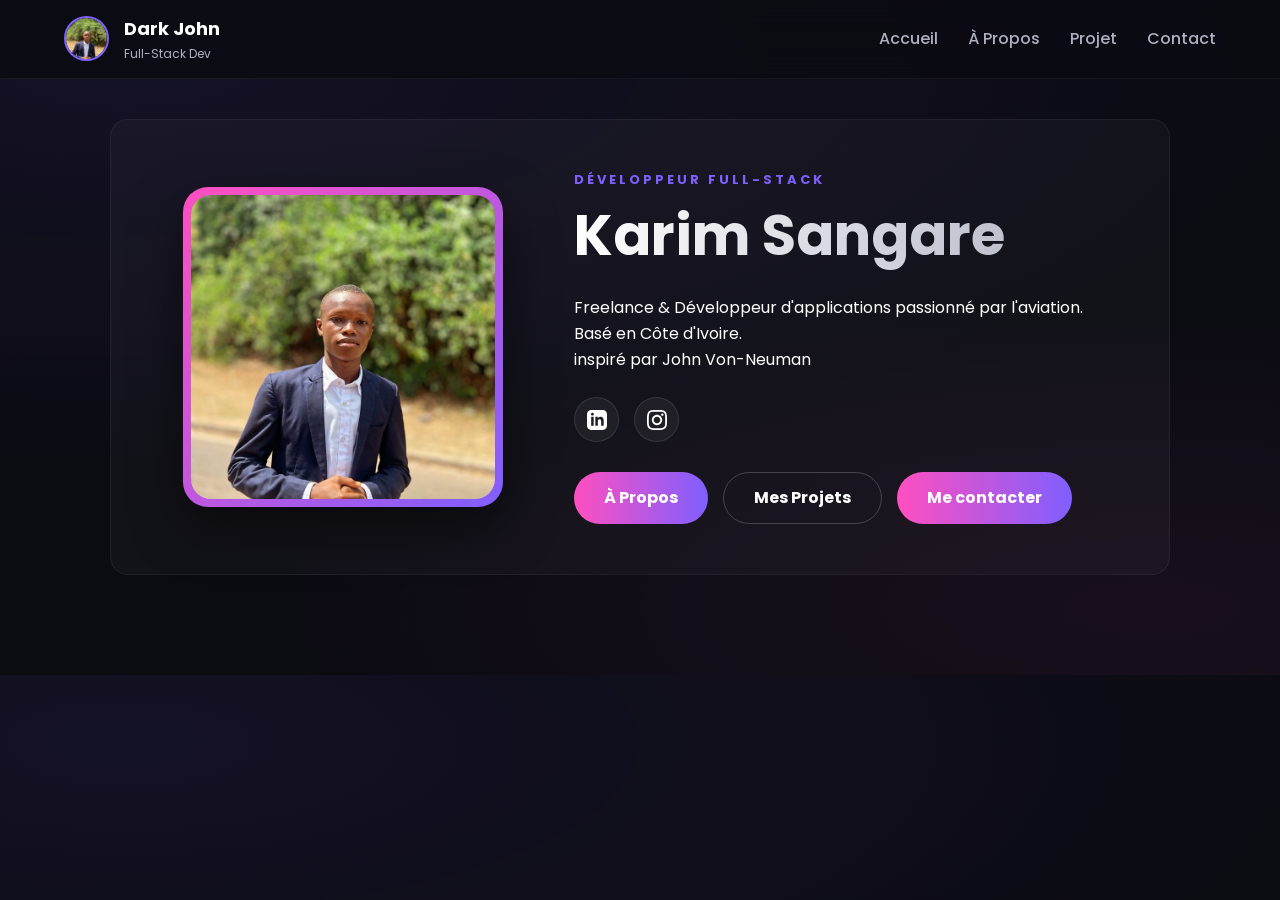
<file: index.html>
<!DOCTYPE html>
<html lang="fr">
<head>
    <meta charset="utf-8" />
    <meta name="viewport" content="width=device-width,initial-scale=1" />
    <title>Portfolio Dark John</title>
    <link href="https://fonts.googleapis.com/css2?family=Poppins:wght@300;400;600;700;800&display=swap" rel="stylesheet">
    <link rel="icon" href="Image/Dark.jpg" />
    <link rel="stylesheet" href="Dark.css" />
</head>
<body>

    <!-- ============================================
         HEADER - BARRE DE NAVIGATION PRINCIPALE
         ============================================ -->
    <header>
        <!-- Logo et marque du site -->
        <a href="index.html" class="brand">
            <img src="Image/Dark.jpg" alt="Dark John" class="logo-img">
            <div>
                <h1 style="font-size: 18px;">Dark John</h1>
                <p style="font-size: 12px; color: var(--muted);">Full-Stack Dev</p>
            </div>
        </a>
        
        <!-- Menu de navigation (masquable en mobile) -->
        <nav>
            <ul id="nav-menu">
                <li><a href="index.html">Accueil</a></li>
                <li><a href="Propos.html">À Propos</a></li>
                <li><a href="Projet.html">Projet</a></li>
                <li><a href="Contact.html">Contact</a></li>
            </ul>
        </nav>
        
        <!-- Bouton hamburger pour ouvrir/fermer le menu sur mobile -->
        <button class="menu-btn" onclick="toggleMenu()" title="Menu">
            <svg width="30" height="30" viewBox="0 0 24 24" fill="none" stroke="white" stroke-width="2"><path d="M3 12h18M3 6h18M3 18h18"/></svg>
        </button>
    </header>

    <!-- ============================================
         CONTENU PRINCIPAL
         ============================================ -->
    <main class="container">
        <!-- SECTION HÉRO : Présentation principale -->
        <section id="home" class="hero reveal active">
            <!-- Photo de profil -->
            <div class="profile-wrap">
                <img src="Image/Dark.jpg" alt="Karim Sangare" class="profile">
            </div>
            
            <!-- Contenu principal de la section -->
            <div class="hero-content">
                <!-- Titre du métier en violet -->
                <h3 style="color: var(--accent2); letter-spacing: 3px; font-size: 13px;">DÉVELOPPEUR FULL-STACK</h3>
                <h2>Karim Sangare</h2>
                <p class="lead">Freelance & Développeur d'applications passionné par l'aviation. Basé en Côte d'Ivoire. <br>
                inspiré par John Von-Neuman</p>
                
                <!-- Liens vers réseaux sociaux -->
                <div class="social-links">
                    <!-- Lien LinkedIn -->
                    <a href="https://www.linkedin.com/in/karim-sangaré-470b6835a" target="_blank" class="social-icon" title="LinkedIn">
                        <svg viewBox="0 0 24 24"><path d="M19 0h-14c-2.761 0-5 2.239-5 5v14c0 2.761 2.239 5 5 5h14c2.762 0 5-2.239 5-5v-14c0-2.761-2.238-5-5-5zm-11 19h-3v-11h3v11zm-1.5-12.268c-.966 0-1.75-.79-1.75-1.764s.784-1.764 1.75-1.764 1.75.79 1.75 1.764-.783 1.764-1.75 1.764zm13.5 12.268h-3v-5.604c0-3.368-4-3.113-4 0v5.604h-3v-11h3v1.765c1.396-2.586 7-2.777 7 2.476v6.759z"/></svg>
                    </a>
                    <!-- Lien Instagram -->
                    <a href="https://www.instagram.com/dark_john2/#" target="_blank" class="social-icon" title="Instagram">
                        <svg viewBox="0 0 24 24"><path d="M12 2.163c3.204 0 3.584.012 4.85.07 3.252.148 4.771 1.691 4.919 4.919.058 1.265.069 1.645.069 4.849 0 3.205-.012 3.584-.069 4.849-.149 3.225-1.664 4.771-4.919 4.919-1.266.058-1.644.07-4.85.07-3.204 0-3.584-.012-4.849-.07-3.26-.149-4.771-1.699-4.919-4.92-.058-1.265-.07-1.644-.07-4.849 0-3.204.013-3.583.07-4.849.149-3.227 1.664-4.771 4.919-4.919 1.266-.057 1.645-.069 4.849-.069zm0-2.163c-3.259 0-3.667.014-4.947.072-4.358.2-6.78 2.618-6.98 6.98-.059 1.281-.073 1.689-.073 4.948 0 3.259.014 3.668.072 4.948.2 4.358 2.618 6.78 6.98 6.98 1.281.058 1.689.072 4.948.072 3.259 0 3.668-.014 4.948-.072 4.354-.2 6.782-2.618 6.979-6.98.059-1.28.073-1.689.073-4.948 0-3.259-.014-3.667-.072-4.947-.196-4.354-2.617-6.78-6.979-6.98-1.281-.059-1.69-.073-4.949-.073zm0 5.838c-3.403 0-6.162 2.759-6.162 6.162s2.759 6.163 6.162 6.163 6.162-2.759 6.162-6.163c0-3.403-2.759-6.162-6.162-6.162zm0 10.162c-2.209 0-4-1.79-4-4 0-2.209 1.791-4 4-4s4 1.791 4 4c0 2.21-1.791 4-4 4zm6.406-11.845c-.796 0-1.441.645-1.441 1.44s.645 1.44 1.441 1.44c.795 0 1.439-.645 1.439-1.44s-.644-1.44-1.439-1.44z"/></svg>
                    </a>
                </div>

                <div class="btn-group">
                    <a href="Propos.html" class="btn btn-primary">À Propos</a>
                    <a href="Projet.html" class="btn btn-secondary">Mes Projets</a>
                    <a href="Contact.html" class="btn btn-primary">Me contacter</a>
                </div>
            </div>
        </section>

        </main>

    <!-- ============================================
         SCRIPT JAVASCRIPT
         ============================================ -->
    <script>
        /* ============================================
           FONCTION : Basculer le menu mobile
           ============================================ */
        function toggleMenu() {
            const menu = document.getElementById('nav-menu');
            /* Bascule : affiche le menu s'il est caché, le cache s'il est affiché */
            menu.style.display = (menu.style.display === 'flex') ? 'none' : 'flex';
        }

        /* ============================================
           ANIMATION AU SCROLL
           ============================================ */
        /* Détecte le scroll et active l'animation des éléments avec classe 'reveal' */
        window.addEventListener('scroll', () => {
            /* Parcourt tous les éléments avec la classe 'reveal' */
            document.querySelectorAll('.reveal').forEach(el => {
                /* Si l'élément est visible dans la fenêtre (moins 100px du bas) */
                if (el.getBoundingClientRect().top < window.innerHeight - 100) {
                    /* Ajoute la classe 'active' pour déclencher l'animation CSS */
                    el.classList.add('active');
                }
            });
        });
    </script>
</body>
</html>
</file>
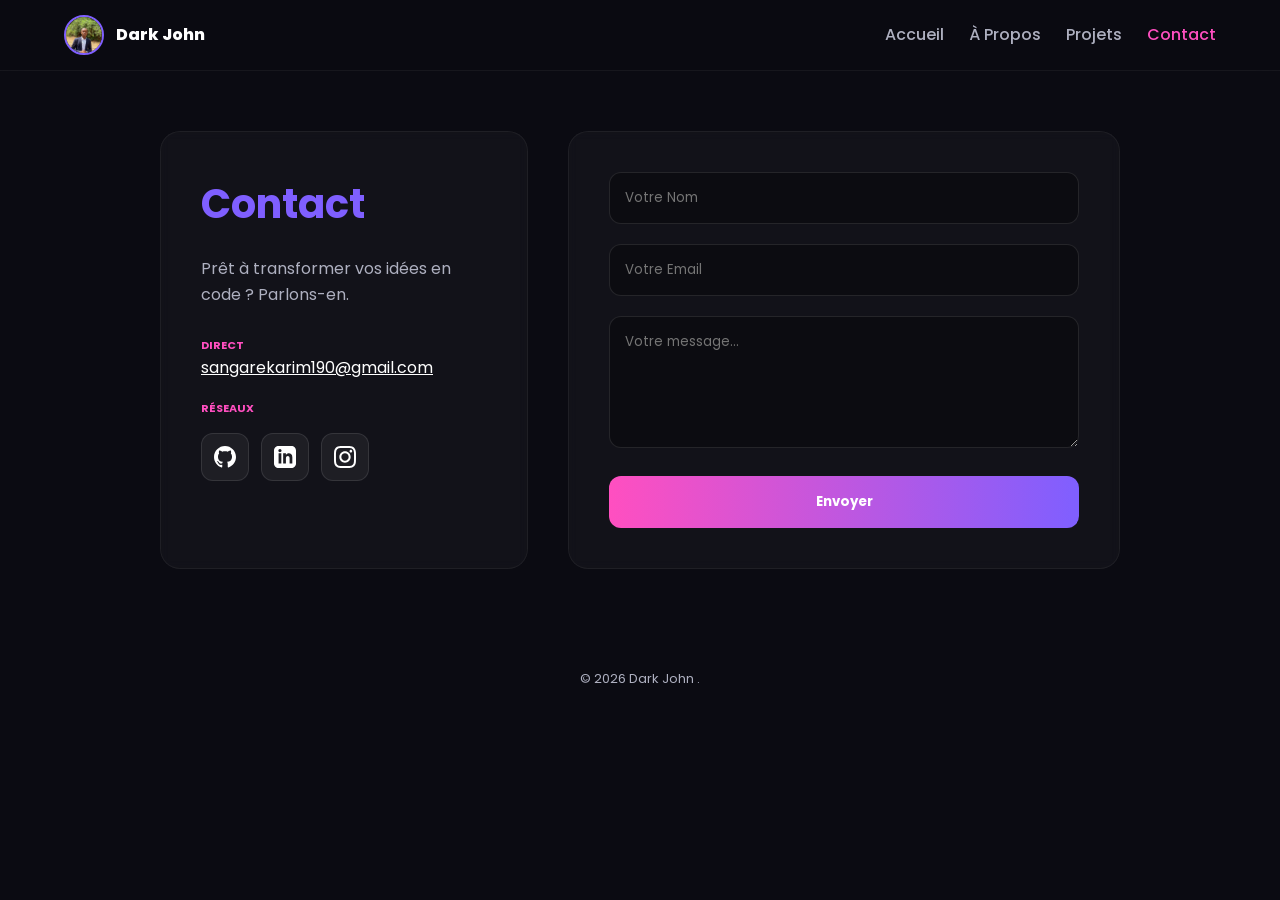
<file: Contact.html>
<!DOCTYPE html>
<html lang="fr">
<head>
    <!-- Configuration de base et encodage -->
    <meta charset="utf-8" />
    <meta name="viewport" content="width=device-width,initial-scale=1" />
    <title>Portfolio Dark John</title>
    
    <link href="https://fonts.googleapis.com/css2?family=Poppins:wght@300;400;600;700;800&display=swap" rel="stylesheet">
    <link rel="icon" href="Image/Dark.jpg" />
    
    <style>
        /* ============================================
           VARIABLES CSS - THÈME ET TRANSITIONS
           ============================================ */
        :root {
            --bg: #0b0b12;               /* Fond sombre principal */
            --muted: #aeb0c0;            /* Couleur texte secondaire (gris) */
            --accent1: #ff4fc0;          /* Rose - accent principal */
            --accent2: #7f5fff;          /* Violet - accent secondaire */
            --glass: rgba(255, 255, 255, 0.03); /* Effet verre glacé */
            --radius: 20px;              /* Coins arrondis standard */
            --transition: all 0.5s cubic-bezier(0.175, 0.885, 0.32, 1.275); /* Animation fluide */
        }

        /* ============================================
           RÉINITIALISATION GLOBALE
           ============================================ */
        * { 
            box-sizing: border-box;  /* Inclure padding et border dans la taille */
            font-family: 'Poppins', sans-serif; /* Police Google Fonts */
            margin: 0; 
            padding: 0; 
        }
        
        /* Animation d'apparition au chargement : remontée + fade in */
        @keyframes fadeInUp {
            from { 
                opacity: 0; 
                transform: translateY(30px); /* Commence transparent et bas */
            } 
            to { 
                opacity: 1; 
                transform: translateY(0); /* Finit visible et à sa place */
            }      
        }

        /* ============================================
           STYLES DU CORPS
           ============================================ */
        body { 
            background: var(--bg);       /* Fond sombre */
            color: #fff;                /* Texte blanc */
            line-height: 1.6;           /* Espacement vertical du texte */
            overflow-x: hidden;         /* Cache les débordements horizontaux */
        }

        /* ============================================
           HEADER - BARRE DE NAVIGATION FIXÉE
           ============================================ */
        header {
            position: sticky;             /* Reste visible au scrolling */
            top: 0; 
            z-index: 1000;                /* Au-dessus du contenu */
            background: rgba(11, 11, 18, 0.9); /* Fond semi-transparent */
            backdrop-filter: blur(15px);  /* Effet verre floue */
            padding: 15px 5%;
            display: flex; 
            align-items: center; 
            justify-content: space-between;
            border-bottom: 1px solid rgba(255, 255, 255, 0.05); /* Bordure subtile */
        }
        
        /* Logo et marque du site */
        .brand { 
            display: flex; 
            align-items: center; 
            gap: 12px; 
            text-decoration: none; 
            color: #fff; 
        }
        
        /* Image du logo circulaire */
        .logo-img { 
            width: 40px; 
            height: 40px; 
            border-radius: 50%;           /* Forme circulaire */
            border: 2px solid var(--accent2); /* Bordure violette */
            object-fit: cover; 
        }
        
        /* Menu de navigation */
        nav ul { 
            display: flex; 
            gap: 25px; 
            list-style: none;            /* Enlever les puces */
        }
        
        /* Lien de navigation */
        nav a { 
            color: var(--muted);         /* Couleur grise par défaut */
            text-decoration: none; 
            font-weight: 500; 
            transition: 0.3s;            /* Lisse la transition */
        }
        
        /* Lien actif et au survol */
        nav a:hover, nav a.active { 
            color: var(--accent1);       /* Change en rose */
        }

        /* ============================================
           CONTENEUR PRINCIPAL
           ============================================ */
        .container { 
            max-width: 1000px;           /* Limite la largeur */
            margin: 60px auto;           /* Centre et ajoute espacement vertical */
            padding: 0 20px;             /* Espacement horizontal responsive */
            animation: fadeInUp 0.8s ease-out forwards; /* Animation d'apparition smooth */
        }
        
        /* ============================================
           GRILLE DE CONTACT (INFOS + FORMULAIRE)
           ============================================ */
        .contact-grid { 
            display: grid;               /* Utilise CSS Grid pour layout */
            grid-template-columns: 1fr 1.5fr;  /* Colonne infos (petite) + formulaire (grande) */
            gap: 40px;                   /* Espacement entre les colonnes */
            perspective: 1000px;         /* Ajoute profondeur pour les effets 3D */
        }

        /* ============================================
           CARTES AVEC EFFET 3D
           ============================================ */
        .info-card, .form-card { 
            background: var(--glass);    /* Fond semi-transparent (verre) */
            padding: 40px;               /* Espacement interne */
            border-radius: var(--radius);  /* Coins arrondis */
            border: 1px solid rgba(255,255,255,0.05); /* Bordure subtile */
            transition: var(--transition); /* Animation fluide */
            backdrop-filter: blur(5px);   /* Effet flou derrière */
            position: relative;           /* Pour les pseudo-éléments */
        }

        /* Effet de lévitation + rotation 3D + lueur au survol */
        .info-card:hover, .form-card:hover {
            transform: translateY(-10px) rotateX(2deg) rotateY(-2deg); /* Remonte + légère rotation 3D */
            background: rgba(255, 255, 255, 0.05); /* Devient un peu plus visible */
            border-color: var(--accent2);  /* Bordure violette */
            box-shadow: 0 20px 40px rgba(0, 0, 0, 0.4), 
                        0 0 20px rgba(127, 95, 255, 0.1); /* Ombre + lueur violette */
        }

        /* Titre principal de la carte infos */
        .info-card h1 { 
            font-size: 2.5rem; 
            margin-bottom: 20px; 
            color: var(--accent2);       /* Violet */
        }

        /* ============================================
           GRILLE DES RÉSEAUX SOCIAUX
           ============================================ */
        .social-grid { 
            display: flex; 
            gap: 12px;                   /* Espacement entre les icônes */
            flex-wrap: wrap;             /* Wrap si pas assez de place */
            margin-top: 15px; 
        }
        
        /* Chaque icône/bouton réseau social */
        .social-box {
            width: 48px; 
            height: 48px;
            background: rgba(255,255,255,0.05); /* Fond semi-transparent */
            border-radius: 12px;         /* Coins légèrement arrondis */
            display: flex; 
            align-items: center; 
            justify-content: center;     /* Icône centrée */
            transition: var(--transition); /* Animation fluide */
            border: 1px solid rgba(255,255,255,0.1); /* Bordure subtile */
        }
        
        /* Effet au survol : couleur + remontée + zoom */
        .social-box:hover { 
            background: var(--accent2);  /* Fond violet */
            transform: translateY(-5px) scale(1.1);  /* Remonte et grossit */
            box-shadow: 0 10px 20px rgba(127, 95, 255, 0.3); /* Lueur violette */
        }
        
        /* SVG de l'icône */
        .social-box svg { 
            width: 22px; 
            height: 22px; 
            fill: #fff;                 /* Icône blanche */
        }

        /* ============================================
           FORMULAIRE INTERACTIF
           ============================================ */
        
        /* Champs input et textarea */
        input, textarea {
            width: 100%;                 /* Largeur complète */
            background: rgba(0,0,0,0.3); /* Fond sombre semi-transparent */
            border: 1px solid rgba(255,255,255,0.1); /* Bordure subtile */
            padding: 15px; 
            border-radius: 12px;         /* Coins arrondis */
            color: #fff;                 /* Texte blanc */
            margin-bottom: 20px;         /* Espacement entre champs */
            outline: none;               /* Enlever outline par défaut */
            transition: all 0.3s ease;   /* Animation smooth */
        }

        /* Style au focus (quand l'utilisateur clique) */
        input:focus, textarea:focus { 
            border-color: var(--accent1);  /* Bordure rose */
            background: rgba(255, 255, 255, 0.05); /* Fond plus visible */
            box-shadow: 0 0 15px rgba(255, 79, 192, 0.2); /* Lueur rose */
            transform: scale(1.01);        /* Léger zoom */
        }

        /* ============================================
           BOUTON D'ENVOI
           ============================================ */
        .btn-send {
            width: 100%;                 /* Largeur complète */
            padding: 16px;               /* Padding interne */
            border-radius: 12px;         /* Coins arrondis */
            border: none;                /* Pas de bordure */
            background: linear-gradient(90deg, var(--accent1), var(--accent2)); /* Dégradé rose-violet */
            color: #fff; 
            font-weight: 700;            /* Texte gras */
            cursor: pointer;             /* Curseur pointeur */
            transition: var(--transition); /* Animation fluide */
            position: relative;          /* Pour l'effet ::after */
            overflow: hidden;            /* Cache l'effet ::after qui dépasse */
        }

        /* Effet au survol : zoom + ombre */
        .btn-send:hover { 
            transform: scale(1.05);      /* Grossit de 5% */
            box-shadow: 0 10px 25px rgba(127, 95, 255, 0.4); /* Ombre violette */
        }

        /* ============================================
           EFFET REFLET SUR LE BOUTON (::after)
           ============================================ */
        /* Pseudo-élément créant un reflet qui traverse le bouton */
        .btn-send::after {
            content: '';                 /* Pseudo-élément invisible */
            position: absolute;          /* Positionné au-dessus du bouton */
            top: -50%; 
            left: -100%;                 /* Commence hors de l'écran */
            width: 50%; 
            height: 200%;
            background: rgba(255,255,255,0.2); /* Reflet blanc semi-transparent */
            transform: rotate(30deg);    /* Angle du reflet */
            transition: 0.6s;            /* Mouvement lent */
        }
        
        /* Au survol, le reflet traverse de gauche à droite */
        .btn-send:hover::after { 
            left: 150%;                  /* Reflet sort de l'écran à droite */
        }

        /* ============================================
           RESPONSIVE DESIGN - PETITS ÉCRANS
           ============================================ */
        @media (max-width: 800px) { 
            /* Sur mobile, la grille passe à 1 colonne */
            .contact-grid { 
                grid-template-columns: 1fr; 
            } 
        }
    </style>
</head>
<body>

    <!-- ============================================
         HEADER - BARRE DE NAVIGATION
         ============================================ -->
    <header>
        <!-- Logo et marque du site -->
        <a href="index.html" class="brand">
            <img src="Image/Dark.jpg" class="logo-img">
            <span style="font-weight: 800;">Dark John</span>
        </a>
        
        <!-- Menu de navigation -->
        <nav>
            <ul>
                <li><a href="index.html">Accueil</a></li>
                <li><a href="Propos.html">À Propos</a></li>
                <li><a href="Projet.html">Projets</a></li>
                <li><a href="Contact.html" class="active">Contact</a></li> <!-- Page active -->
            </ul>
        </nav>
    </header>

    <!-- ============================================
         CONTENU PRINCIPAL
         ============================================ -->
    <main class="container">
        <!-- Grille avec 2 colonnes : infos (gauche) + formulaire (droite) -->
        <div class="contact-grid">
            
            <!-- COLONNE GAUCHE : INFORMATIONS DE CONTACT -->
            <div class="info-card">
                <h1>Contact</h1>
                <p style="color: var(--muted); margin-bottom: 30px;">Prêt à transformer vos idées en code ? Parlons-en.</p>
                
                <!-- Email direct -->
                <div class="contact-method" style="margin-bottom: 20px;">
                    <h4 style="font-size: 11px; color: var(--accent1); text-transform: uppercase;">Direct</h4>
                    <p><a href="mailto:sangarekarim190@gmail.com" style="color: white;">sangarekarim190@gmail.com</a></p>
                </div>

                <!-- Réseaux sociaux -->
                <div class="contact-method">
                    <h4 style="font-size: 11px; color: var(--accent1); text-transform: uppercase; margin-bottom: 10px;">Réseaux</h4>
                    <div class="social-grid">
                        <!-- Lien GitHub -->
                        <a href="https://github.com/Sangare-225" target="_blank" class="social-box" title="GitHub"><svg viewBox="0 0 24 24"><path d="M12 0c-6.626 0-12 5.373-12 12 0 5.302 3.438 9.8 8.207 11.387.599.111.793-.261.793-.577v-2.234c-3.338.726-4.033-1.416-4.033-1.416-.546-1.387-1.333-1.756-1.333-1.756-1.089-.745.083-.729.083-.729 1.205.084 1.839 1.237 1.839 1.237 1.07 1.834 2.807 1.304 3.492.997.107-.775.418-1.305.762-1.604-2.665-.305-5.467-1.334-5.467-5.931 0-1.311.469-2.381 1.236-3.221-.124-.303-.535-1.524.117-3.176 0 0 1.008-.322 3.301 1.23.957-.266 1.983-.399 3.003-.404 1.02.005 2.047.138 3.006.404 2.291-1.552 3.297-1.23 3.297-1.23.653 1.653.242 2.874.118 3.176.77.84 1.235 1.911 1.235 3.221 0 4.609-2.807 5.624-5.479 5.921.43.372.823 1.102.823 2.222v3.293c0 .319.192.694.801.576 4.765-1.589 8.199-6.086 8.199-11.386 0-6.627-5.373-12-12-12z"/></svg></a>
                        <!-- Lien LinkedIn -->
                        <a href="https://linkedin.com/in/karim-sangaré-470b6835a" target="_blank" class="social-box" title="LinkedIn"><svg viewBox="0 0 24 24"><path d="M19 0h-14c-2.761 0-5 2.239-5 5v14c0 2.761 2.239 5 5 5h14c2.762 0 5-2.239 5-5v-14c0-2.761-2.238-5-5-5zm-11 19h-3v-11h3v11zm-1.5-12.268c-.966 0-1.75-.79-1.75-1.764s.784-1.764 1.75-1.764 1.75.79 1.75 1.764-.783 1.764-1.75 1.764zm13.5 12.268h-3v-5.604c0-3.368-4-3.113-4 0v5.604h-3v-11h3v1.765c1.396-2.586 7-2.777 7 2.476v6.759z"/></svg></a>
                        <!-- Lien Instagram -->
                        <a href="https://instagram.com/dark_john2" target="_blank" class="social-box" title="Instagram"><svg viewBox="0 0 24 24"><path d="M12 2.163c3.204 0 3.584.012 4.85.07 3.252.148 4.771 1.691 4.919 4.919.058 1.265.069 1.645.069 4.849 0 3.205-.012 3.584-.069 4.849-.149 3.225-1.664 4.771-4.919 4.919-1.266.058-1.644.07-4.85.07-3.204 0-3.584-.012-4.849-.07-3.26-.149-4.771-1.699-4.919-4.92-.058-1.265-.07-1.644-.07-4.849 0-3.204.013-3.583.07-4.849.149-3.227 1.664-4.771 4.919-4.919 1.266-.057 1.645-.069 4.849-.069zm0-2.163c-3.259 0-3.667.014-4.947.072-4.358.2-6.78 2.618-6.98 6.98-.059 1.281-.073 1.689-.073 4.948 0 3.259.014 3.668.072 4.948.2 4.358 2.618 6.78 6.98 6.98 1.281.058 1.689.072 4.948.072 3.259 0 3.668-.014 4.948-.072 4.354-.2 6.782-2.618 6.979-6.98.059-1.28.073-1.689.073-4.948 0-3.259-.014-3.667-.072-4.947-.196-4.354-2.617-6.78-6.979-6.98-1.281-.059-1.69-.073-4.949-.073zm0 5.838c-3.403 0-6.162 2.759-6.162 6.162s2.759 6.163 6.162 6.163 6.162-2.759 6.162-6.163c0-3.403-2.759-6.162-6.162-6.162zm0 10.162c-2.209 0-4-1.79-4-4 0-2.209 1.791-4 4-4s4 1.791 4 4c0 2.21-1.791 4-4 4zm6.406-11.845c-.796 0-1.441.645-1.441 1.44s.645 1.44 1.441 1.44c.795 0 1.439-.645 1.439-1.44s-.644-1.44-1.439-1.44z"/></svg></a>
                    </div>
                </div>
            </div>

            <!-- COLONNE DROITE : FORMULAIRE DE CONTACT -->
            <div class="form-card">
                <!-- Formulaire avec intégration Formspree pour envoyer les messages -->
                <form action="https://formspree.io/f/mwkajgwl" method="POST">
                    <!-- Champ : Nom -->
                    <input type="text" name="name" placeholder="Votre Nom" required>
                    
                    <!-- Champ : Email -->
                    <input type="email" name="email" placeholder="Votre Email" required>
                    
                    <!-- Champ : Message (textarea = zone de texte multi-ligne) -->
                    <textarea name="message" rows="5" placeholder="Votre message..." required></textarea>
                    
                    <!-- Bouton d'envoi avec effet reflet -->
                    <button type="submit" class="btn-send">Envoyer</button>
                </form>
            </div>

        </div>
    </main>

    <!-- ============================================
         FOOTER - PIED DE PAGE
         ============================================ -->
    <footer style="text-align: center; padding: 40px; color: var(--muted); font-size: 13px;">
        &copy; 2026 Dark John .
    </footer>

</body>
</html>
</file>
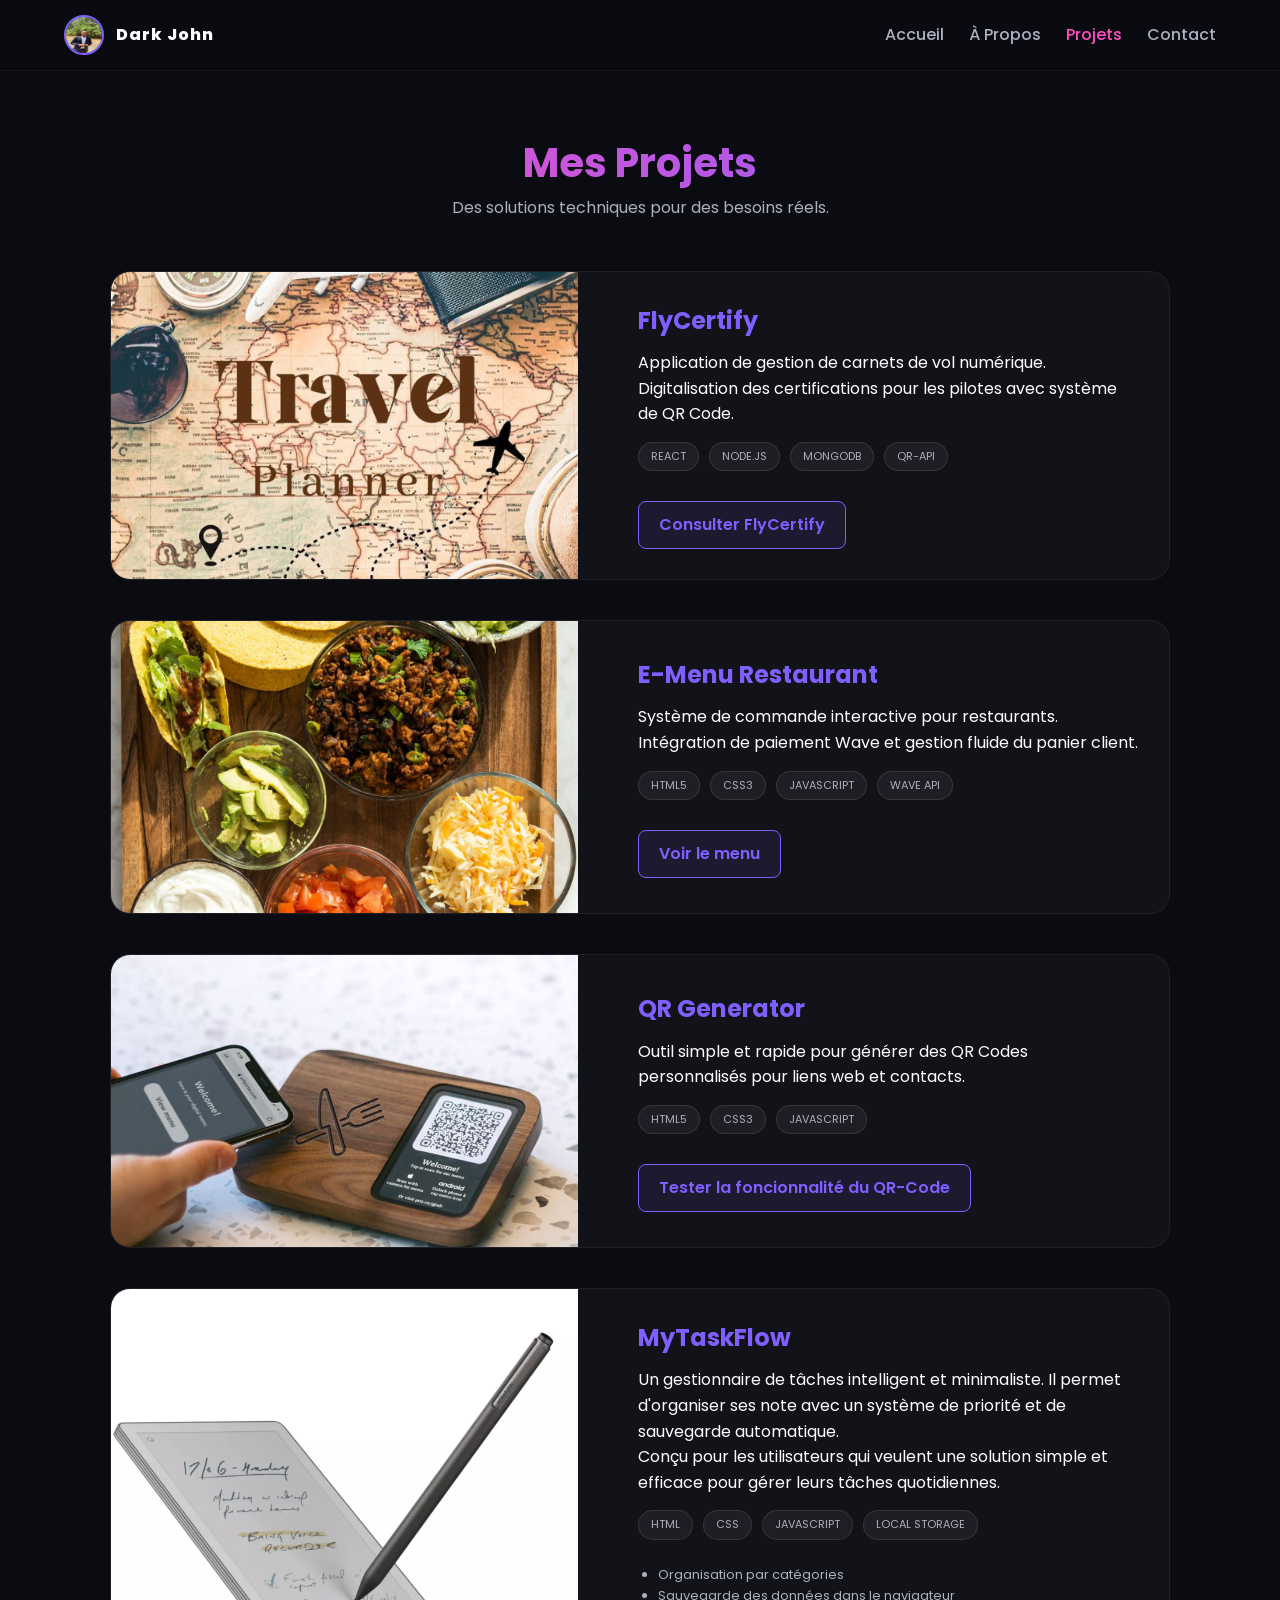
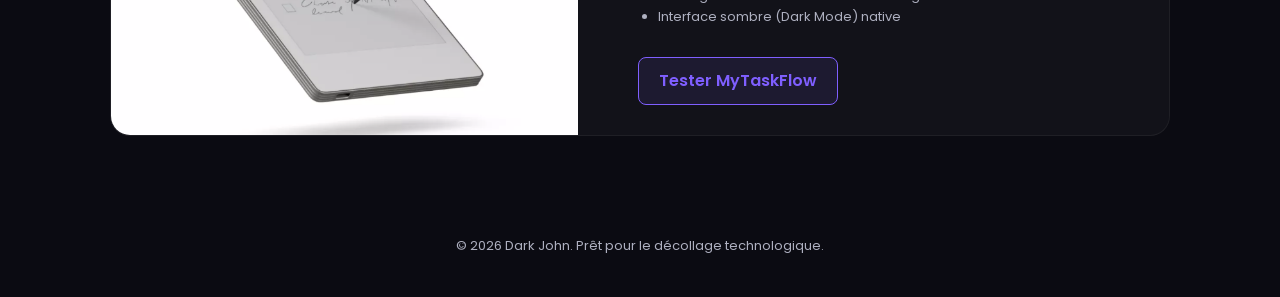
<file: Projet.html>
<!DOCTYPE html>
<html lang="fr">
<head>
    <meta charset="utf-8" />
    <meta name="viewport" content="width=device-width,initial-scale=1" />
    <title>Portfolio Dark John</title>
    <link href="https://fonts.googleapis.com/css2?family=Poppins:wght@300;400;600;700;800&display=swap" rel="stylesheet">
    <link rel="icon" href="Image/Dark.jpg" />
    
    <style>
        /* === VARIABLES GLOBALES === */
        /* Définit les couleurs et dimensions réutilisables dans tout le CSS */
        :root {
            --bg: #0b0b12;              /* Couleur de fond principal (noir très foncé) */
            --muted: #aeb0c0;           /* Couleur pour les textes secondaires (gris) */
            --accent1: #ff4fc0;         /* Couleur primaire (rose vif) */
            --accent2: #7f5fff;         /* Couleur secondaire (violet) */
            --glass: rgba(255, 255, 255, 0.03);  /* Effet de verre transluside */
            --radius: 20px;             /* Bordure arrondie standard */
        }

        /* === STYLES DE BASE === */
        /* Réinitialisation et styles par défaut pour tous les éléments */
        * {
            box-sizing: border-box;     /* La bordure est incluse dans la largeur/hauteur */
            font-family: 'Poppins', sans-serif;  /* Police moderne et personnalisée */
            margin: 0;                  /* Élimine les marges par défaut */
            padding: 0;                 /* Élimine les padding par défaut */
        }

        /* Style du corps de la page */
        body {
            background: var(--bg);      /* Fond noir foncé */
            color: #fff;                /* Texte blanc */
            line-height: 1.6;           /* Espacement vertical entre les lignes */
        }

        /* === HEADER & NAVIGATION === */
        /* Barre de navigation fixe en haut de la page */
        header {
            position: sticky;           /* Reste visible au scroll */
            top: 0;                     /* Épinglée en haut */
            z-index: 1000;              /* Au-dessus de tous les éléments */
            background: rgba(11, 11, 18, 0.9);   /* Fond semi-transparent */
            backdrop-filter: blur(15px);/* Effet de flou en arrière-plan */
            padding: 15px 5%;           /* Espacement interne */
            display: flex;              /* Disposition en ligne */
            align-items: center;        /* Vertical centered */
            justify-content: space-between;      /* Logo à gauche, nav à droite */
            border-bottom: 1px solid rgba(255, 255, 255, 0.05);   /* Ligne légère en bas */
        }

        /* Logo et brand du site */
        .brand {
            display: flex;              /* Disposition en ligne */
            align-items: center;        /* Centré verticalement */
            gap: 12px;                  /* Espace entre logo et texte */
            text-decoration: none;      /* Pas de soulignage */
            color: #fff;                /* Texte blanc */
        }

        /* Icône du logo (image circulaire) */
        .logo-img {
            width: 40px;                /* Dimensions carrées */
            height: 40px;
            border-radius: 50%;         /* Rend l'image circulaire */
            border: 2px solid var(--accent2);   /* Bordure violette */
        }

        /* Liste de navigation */
        nav ul {
            display: flex;              /* Éléments en ligne horizontale */
            gap: 25px;                  /* Espace entre les liens */
            list-style: none;           /* Enlève les puces */
        }

        /* Liens de navigation */
        nav a {
            color: var(--muted);        /* Gris par défaut */
            text-decoration: none;      /* Pas de soulignage */
            font-weight: 500;           /* Légèrement gras */
            transition: 0.3s;           /* Transition lisse */
        }

        /* Effet au survol et pour la page active */
        nav a:hover, nav a.active {
            color: var(--accent1);      /* Change en rose */
        }

        /* === CONTENU PRINCIPAL === */
        /* Conteneur principal avec largeur maximale */
        .container {
            max-width: 1100px;          /* Largeur maximale */
            margin: 60px auto;          /* Centré horizontalement avec espacement vertical */
            padding: 0 20px;            /* Padding latéral sur petit écran */
        }

        /* Titre de la section */
        .section-title {
            text-align: center;         /* Centré */
            margin-bottom: 50px;        /* Espace au-dessous */
        }

        /* Titre principal avec dégradé */
        .section-title h1 {
            font-size: 2.5rem;          /* Très grand titre */
            background: linear-gradient(90deg, var(--accent1), var(--accent2));  /* Dégradé rose > violet */
            background-clip: text;      /* Le dégradé se découpe selon le texte */
            -webkit-background-clip: text;      /* Compatibilité Safari/Chrome */
            -webkit-text-fill-color: transparent;   /* Rend le texte transparent pour voir le dégradé */
        }

        /* === GRILLE DES CARTES PROJETS === */
        /* Conteneur principal de chaque projet */
        .project-card {
            display: grid;              /* Disposition en grille */
            grid-template-columns: 1fr 1.2fr;   /* 2 colonnes: image (1fr) et détails (1.2fr) */
            gap: 30px;                  /* Espace entre image et texte */
            background: var(--glass);   /* Fond semi-transparent */
            border-radius: var(--radius);       /* Bordures arrondies */
            border: 1px solid rgba(255, 255, 255, 0.05);   /* Bordure très légère */
            margin-bottom: 40px;        /* Espace au-dessous de chaque projet */
            overflow: hidden;           /* Cache le contenu qui sort */
            transition: 0.4s;           /* Animation lisse au survol */
            align-items: stretch;      /* Assure que colonnes prennent la même hauteur */
        }

        /* Effet d'agrandissement au survol */
        .project-card:hover {
            transform: scale(1.01);     /* Légèrement grandissement */
            border-color: var(--accent2);       /* Bordure devient violette */
        }

        /* === EFFET D'APPARITION (FADE IN UP) === */
        /* Cartes invisibles par défaut, animées via JS pour un stagger */
        .project-card {
            opacity: 0;
            transform: translateY(30px);
        }

        .project-card.visible {
            animation: fadeInUp 0.7s ease-out forwards;
        }

        @keyframes fadeInUp {
            from { opacity: 0; transform: translateY(30px); }
            to   { opacity: 1; transform: translateY(0); }
        }

        /* Conteneur de l'image du projet */
        .project-img-box {
            width: 100%;                /* Occupe toute la largeur */
            aspect-ratio: 16 / 10;      /* Garde un ratio cohérent (ajuste la hauteur automatiquement) */
            min-height: 180px;          /* Hauteur minimale si l'écran est large */
            background: #15151e;        /* Fond gris foncé de fallback */
            overflow: hidden;           /* Cache l'image qui sort */
            display: block;             /* Assure un comportement prévisible */
        }

        /* Image du projet: couvre son conteneur, centrée et sans espace indésirable */
        .project-img-box img {
            display: block;            /* Évite l'espace blanc en dessous des images inline */
            width: 100%;               /* Remplit horizontalement */
            height: 100%;              /* Remplit verticalement selon l'aspect-ratio du parent */
            object-fit: cover;         /* Recadrage sans déformation */
            object-position: center;   /* Centre le point focal de l'image */
        }

        /* Section avec les détails du projet */
        .project-details {
            padding: 30px;              /* Espacement interne */
            display: flex;              /* Disposition flexible */
            flex-direction: column;     /* Éléments empilés verticalement */
            justify-content: center;    /* Centré verticalement */
        }

        /* Titre du projet */
        .project-details h2 {
            margin-bottom: 10px;        /* Espace sous le titre */
            color: var(--accent2);      /* Violet */
        }

        /* Conteneur des tags de technologie */
        .tech-tags {
            display: flex;              /* Éléments en ligne */
            gap: 10px;                  /* Espace entre tags */
            margin: 15px 0;             /* Espace au-dessus et au-dessous */
            flex-wrap: wrap;            /* Passage à la ligne si besoin */
        }

        /* Style d'un tag individuel */
        .tag {
            font-size: 11px;            /* Texte plus petit */
            background: rgba(255, 255, 255, 0.05);      /* Fond très transparent */
            padding: 5px 12px;          /* Petit espacement interne */
            border-radius: 50px;        /* Très arrondi (pilule) */
            border: 1px solid rgba(255, 255, 255, 0.1); /* Bordure légère */
            color: var(--muted);        /* Gris */
        }

        /* Bouton pour voir le projet */
        .btn-project {
            display: inline-block;      /* Prend sa taille naturelle */
            margin-top: 15px;           /* Espace au-dessus */
            padding: 10px 20px;         /* Espacement interne */
            background: rgba(127, 95, 255, 0.1);        /* Fond violet transparent */
            color: var(--accent2);      /* Texte violet */
            text-decoration: none;      /* Pas de soulignage */
            border-radius: 8px;         /* Légèrement arrondi */
            font-weight: 600;           /* Gras */
            border: 1px solid var(--accent2);   /* Bordure violette */
            width: fit-content;         /* S'adapte au contenu */
            transition: 0.3s;           /* Animation lisse */
        }

        /* Effet au survol du bouton */
        .btn-project:hover {
            background: var(--accent2); /* Fond se remplit de violet */
            color: #fff;                /* Texte devient blanc */
        }

        /* === RESPONSIVE (Adaptation pour petits écrans) === */
        @media (max-width: 850px) {
            /* Sur les petits écrans, la grille devient une colonne */
            .project-card { 
                grid-template-columns: 1fr;    /* Image au-dessus du texte */
            }
            /* Aspect-ratio légèrement plus carré sur mobile pour de meilleures vignettes */
            .project-img-box { 
                aspect-ratio: 4 / 3;
                min-height: 140px;
            }
        }
    </style>
</head>
<body>

    <!-- ===== BARRE DE NAVIGATION ===== -->
    <header>
        <!-- Logo et brand de la page -->
        <a href="index.html" class="brand">
            <img src="Image/Dark.jpg" alt="Logo" class="logo-img">
            <span style="font-weight: 800; letter-spacing: 1px;">Dark John</span>
        </a>
        <!-- Menu de navigation principal -->
        <nav>
            <ul>
                <li><a href="index.html">Accueil</a></li>
                <li><a href="Propos.html">À Propos</a></li>
                <li><a href="Projet.html" class="active">Projets</a></li>  <!-- Page active avec class "active" -->
                <li><a href="Contact.html">Contact</a></li>
            </ul>
        </nav>
    </header>

    <!-- ===== CONTENU PRINCIPAL ===== -->
    <main class="container">
        <!-- Titre et description de la section -->
        <div class="section-title">
            <h1>Mes Projets</h1>
            <p style="color: var(--muted);">Des solutions techniques pour des besoins réels.</p>
        </div>

        <!-- ===== PROJET 1: FlyCertify ===== -->
        <article class="project-card">
            <!-- Image du projet -->
            <div class="project-img-box">
                <img src="Image/FlyCertify.png" alt="FlyCertify">
            </div>
            <!-- Informations du projet -->
            <div class="project-details">
                <h2>FlyCertify</h2>
                <p>Application de gestion de carnets de vol numérique. Digitalisation des certifications pour les pilotes avec système de QR Code.</p>
                <!-- Technologies utilisées -->
                <div class="tech-tags">
                    <span class="tag">REACT</span>
                    <span class="tag">NODE.JS</span>
                    <span class="tag">MONGODB</span>
                    <span class="tag">QR-API</span>
                </div>
                <!-- Lien vers le projet -->
                <a href="#" class="btn-project">Consulter FlyCertify</a>
            </div>
        </article>

        <!-- ===== PROJET 2: E-Menu Restaurant ===== -->
        <article class="project-card">
            <!-- Image du projet -->
            <div class="project-img-box">
                <img src="Image/Restaurant.png" alt="Menu Restaurant">
            </div>
            <!-- Informations du projet -->
            <div class="project-details">
                <h2>E-Menu Restaurant</h2>
                <p>Système de commande interactive pour restaurants. Intégration de paiement Wave et gestion fluide du panier client.</p>
                <!-- Technologies utilisées -->
                <div class="tech-tags">
                    <span class="tag">HTML5</span>
                    <span class="tag">CSS3</span>
                    <span class="tag">JAVASCRIPT</span>
                    <span class="tag">WAVE API</span>
                </div>
                <!-- Lien vers le projet -->
                <a href="E-menu/menu.html" class="btn-project">Voir le menu</a>
            </div>
        </article>

        <!-- ===== PROJET 3: QR Generator ===== -->
        <article class="project-card">
            <!-- Image du projet -->
            <div class="project-img-box">
                <img src="Image/QR.png" alt="Générateur QR">
            </div>
            <!-- Informations du projet -->
            <div class="project-details">
                <h2>QR Generator </h2>
                <p>Outil simple et rapide pour générer des QR Codes personnalisés pour liens web et contacts.</p>
                <!-- Technologies utilisées -->
                <div class="tech-tags">
                    <span class="tag">HTML5</span>
                    <span class="tag">CSS3</span>
                    <span class="tag">JAVASCRIPT</span>
                </div>
                <!-- Lien vers le projet -->
                <a href="#" class="btn-project">Tester la foncionnalité du QR-Code</a>
            </div>
        </article>

        <!-- ===== PROJET 4: MyTaskFlow ===== -->
        <article class="project-card">
    <!-- Image du projet -->
    <div class="project-img-box">
        <img src="Image/Note.png" alt="MyTaskflow App">
    </div>
    <!-- Informations du projet -->
    <div class="project-details">
        <h2>MyTaskFlow</h2>
        <p>Un gestionnaire de tâches intelligent et minimaliste. Il permet d'organiser ses note avec un système de priorité et de sauvegarde automatique. <br>
        Conçu pour les utilisateurs qui veulent une solution simple et efficace pour gérer leurs tâches quotidiennes.</p>

        <!-- Technologies utilisées -->
        <div class="tech-tags">
            <span class="tag">HTML</span>
            <span class="tag">CSS</span>
            <span class="tag">JAVASCRIPT</span>
            <span class="tag">LOCAL STORAGE</span>  <!-- Stockage local du navigateur -->
        </div>
        <!-- Caractéristiques principales du projet -->
        <ul style="margin: 10px 0 15px 20px; color: var(--muted); font-size: 13px;">
            <li>Organisation par catégories</li>
            <li>Sauvegarde des données dans le navigateur</li>
            <li>Interface sombre (Dark Mode) native</li>
        </ul>
        <!-- Bouton d'action -->
        <div style="display: flex; gap: 10px;">
            <a href="MyTaskFlow/My_TaskFlow.html" class="btn-project">Tester MyTaskFlow</a>
        </div>
    </div>
</article>
    </main>

    <!-- ===== PIED DE PAGE ===== -->
    <footer style="text-align: center; padding: 40px; color: var(--muted); font-size: 13px;">
        <p>&copy; 2026 Dark John. Prêt pour le décollage technologique.</p>
    </footer>

    <!-- Script: ajoute la classe .visible aux cartes avec un court délai pour un effet stagger -->
    <script>
        (function() {
            const cards = document.querySelectorAll('.project-card');
            cards.forEach((card, i) => {
                // délai en ms entre chaque carte
                const delay = i * 120;
                setTimeout(() => card.classList.add('visible'), delay);
            });
        })();
    </script>

</body>
</html>
</file>
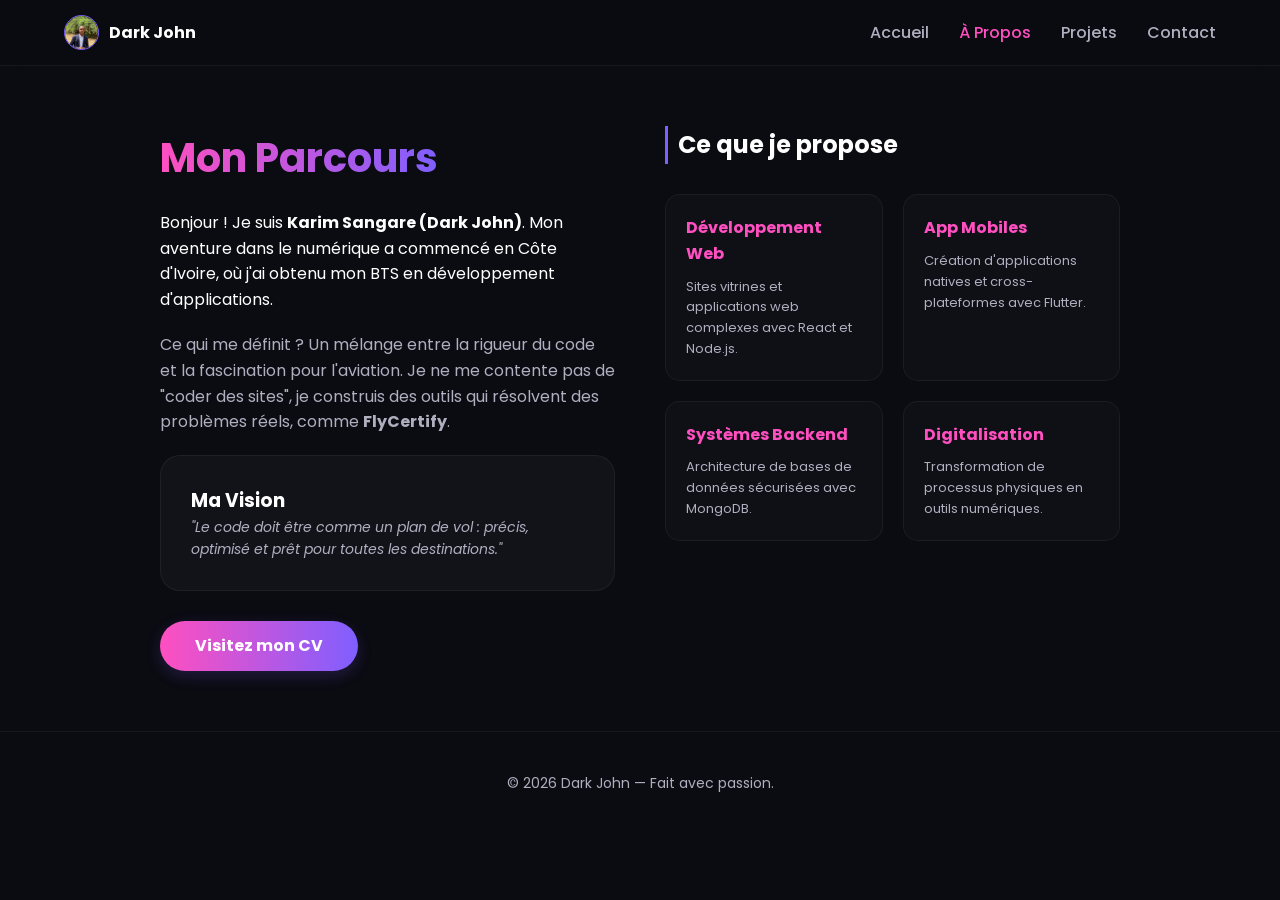
<file: Propos.html>
<!DOCTYPE html>
<html lang="fr">
<head>
    <meta charset="utf-8" />
    <meta name="viewport" content="width=device-width,initial-scale=1" />
    <title>Portfolio Dark John</title>
    <link href="https://fonts.googleapis.com/css2?family=Poppins:wght@300;400;600;700;800&display=swap" rel="stylesheet">
    <link rel="icon" href="Image/Dark.jpg">
    <!-- Styles CSS: variables, layout, animations et responsive -->
    <style>
        /* ============================================
           VARIABLES DE COULEURS ET THÈME
           ============================================ */
        :root {
            --bg: #0b0b12;
            --muted: #aeb0c0;
            --accent1: #ff4fc0;
            --accent2: #7f5fff;
            --glass: rgba(255, 255, 255, 0.03);
            --transition: all 0.4s cubic-bezier(0.175, 0.885, 0.32, 1.275);
        }

        /* ============================================
           STYLES GLOBAUX & ANIMATIONS
           ============================================ */
        * { 
            box-sizing: border-box; 
            font-family: 'Poppins', sans-serif; 
            margin: 0; padding: 0; 
        }

        /* Animation d'apparition au chargement */
        @keyframes fadeInUp {
            from { opacity: 0; transform: translateY(30px); }
            to { opacity: 1; transform: translateY(0); }
        }

        body { 
            background: var(--bg); 
            color: #fff; 
            line-height: 1.6;
            overflow-x: hidden;
        }

        /* ============================================
           HEADER
           ============================================ */
        header {
            position: sticky;
            top: 0; z-index: 1000;
            background: rgba(11, 11, 18, 0.9);
            backdrop-filter: blur(15px);
            padding: 15px 5%;
            display: flex; 
            align-items: center; 
            justify-content: space-between;
            border-bottom: 1px solid rgba(255, 255, 255, 0.05);
        }

        .brand { 
            text-decoration: none; 
            color: #fff; font-weight: 700; 
            display: flex; 
            align-items: center; 
            gap: 10px; 
        }
        .logo-small { 
            width: 35px; 
            height: 35px; 
            border-radius: 50%; 
            object-fit: cover; 
            border: 1px solid var(--accent2); 
        }

        nav ul { 
            display: flex; 
            gap: 30px; 
            list-style: none; 
        }
        nav a { 
            color: var(--muted); 
            text-decoration: none; 
            font-weight: 500; 
            transition: 0.3s; 
        }
        nav a:hover, nav a.active { 
            color: var(--accent1); 
        }

        /* ============================================
           CONTENEUR & LAYOUT (Avec animation)
           ============================================ */
        .container { 
            max-width: 1000px; 
            margin: 60px auto; 
            padding: 0 20px;
            animation: fadeInUp 0.8s ease-out forwards; /* Effet d'entrée */
        }

        .about-layout { 
            display: grid; 
            grid-template-columns: 1fr 1fr; 
            gap: 50px; 
            align-items: start; 
        }
        
        .title-gradient {
            font-size: 2.5rem; 
            margin-bottom: 20px;
            background: linear-gradient(90deg, var(--accent1), var(--accent2));
            -webkit-background-clip: text;
            background-clip: text; 
            -webkit-text-fill-color: transparent;
            display: inline-block;
        }

        /* ============================================
           CARTES & EFFETS DE SURVOL (HOVER)
           ============================================ */
        .card-bio { 
            background: var(--glass); 
            padding: 30px; 
            border-radius: 20px; 
            border: 1px solid rgba(255,255,255,0.05);
            transition: var(--transition);
        }

        .card-bio:hover {
            border-color: var(--accent2);
            background: rgba(255, 255, 255, 0.06);
            transform: scale(1.02);
        }

        .services-grid { 
            display: grid; 
            grid-template-columns: 1fr 1fr; 
            gap: 20px; 
            margin-top: 30px; 
        }
        
        .service-item { 
            background: rgba(255,255,255,0.02); 
            padding: 20px; 
            border-radius: 15px; 
            border: 1px solid rgba(255,255,255,0.05);
            transition: var(--transition); /* Utilisation de la variable transition */
        }
        
        /* Effet dynamique sur les petits blocs de services */
        .service-item:hover { 
            background: rgba(127, 95, 255, 0.1); 
            transform: translateY(-10px); 
            border-color: var(--accent1);
            box-shadow: 0 10px 20px rgba(0,0,0,0.3);
        }

        .service-item h4 { color: var(--accent1); margin-bottom: 10px; font-size: 16px; }

        /* ============================================
           BOUTON CV ANIMÉ
           ============================================ */
        .btn-cv {
            display: inline-block; 
            margin-top: 30px; 
            padding: 12px 35px;
            background: linear-gradient(90deg, var(--accent1), var(--accent2));
            color: white; 
            text-decoration: none; 
            border-radius: 50px; 
            font-weight: 700;
            transition: var(--transition);
            box-shadow: 0 5px 15px rgba(127, 95, 255, 0.2);
        }

        .btn-cv:hover {
            transform: scale(1.1) rotate(-1deg);
            box-shadow: 0 10px 25px rgba(255, 79, 192, 0.4);
        }

        /* ============================================
           RESPONSIVE DESIGN
           ============================================ */
        @media (max-width: 850px) { 
            .about-layout, .services-grid { grid-template-columns: 1fr; } 
        }
    </style>
</head>
<body>
    <!-- ===== BARRE DE NAVIGATION ===== -->
    <!-- Contient le logo/brand et le menu principal. Reste visible au scroll (sticky). -->
    <header>
        <!-- Logo: renvoie vers la page d'accueil -->
        <a href="index.html" class="brand">
            <img src="Image/Dark.jpg" class="logo-small" alt="Logo">
            <span>Dark John</span>
        </a>
        <!-- Menu de navigation principale -->
        <nav>
            <ul>
                <li><a href="index.html">Accueil</a></li>
                <li><a href="Propos.html" class="active">À Propos</a></li>
                <li><a href="Projet.html">Projets</a></li>
                <li><a href="Contact.html">Contact</a></li>
            </ul>
        </nav>
    </header>

    <!-- ===== CONTENU PRINCIPAL ===== -->
    <main class="container">
        <!-- Layout principal: deux colonnes (parcours | services) -->
        <div class="about-layout">
            
            <!-- COLONNE GAUCHE: Parcours et biographie -->
            <div>
                <!-- Titre principal avec dégradé -->
                <h1 class="title-gradient">Mon Parcours</h1>
                <!-- Présentation courte (accroche) -->
                <p style="margin-bottom: 20px;">
                    Bonjour ! Je suis <strong>Karim Sangare (Dark John)</strong>. Mon aventure dans le numérique a commencé en Côte d'Ivoire, où j'ai obtenu mon BTS en développement d'applications. 
                </p>
                <!-- Description secondaire / valeurs -->
                <p style="color: var(--muted); margin-bottom: 20px;">
                    Ce qui me définit ? Un mélange entre la rigueur du code et la fascination pour l'aviation. Je ne me contente pas de "coder des sites", je construis des outils qui résolvent des problèmes réels, comme <strong>FlyCertify</strong>.
                </p>
                
                <!-- Carte descriptive: vision et phrase d'accroche -->
                <div class="card-bio">
                    <h3>Ma Vision</h3>
                    <p style="font-style: italic; font-size: 14px; color: var(--muted);">
                        "Le code doit être comme un plan de vol : précis, optimisé et prêt pour toutes les destinations."
                    </p>
                </div>
                
                <!-- Bouton d'action: accès au CV -->
                <a href="Image/Mon  CV.jpg" class="btn-cv">Visitez mon CV</a>
            </div>

            <!-- COLONNE DROITE: Services proposés -->
            <div>
                <!-- Titre secondaire avec bordure gauche -->
                <h2 style="margin-bottom: 20px; padding-left: 10px; border-left: 3px solid var(--accent2);">Ce que je propose</h2>
                <!-- Grille des services (4 blocs) -->
                <div class="services-grid">
                    <!-- Service 1 -->
                    <div class="service-item">
                        <h4>Développement Web</h4>
                        <p style="font-size: 13px; color: var(--muted);">Sites vitrines et applications web complexes avec React et Node.js.</p>
                    </div>
                    
                    <!-- Service 2 -->
                    <div class="service-item">
                        <h4>App Mobiles</h4>
                        <p style="font-size: 13px; color: var(--muted);">Création d'applications natives et cross-plateformes avec Flutter.</p>
                    </div>
                    
                    <!-- Service 3 -->
                    <div class="service-item">
                        <h4>Systèmes Backend</h4>
                        <p style="font-size: 13px; color: var(--muted);">Architecture de bases de données sécurisées avec MongoDB.</p>
                    </div>
                    
                    <!-- Service 4 -->
                    <div class="service-item">
                        <h4>Digitalisation</h4>
                        <p style="font-size: 13px; color: var(--muted);">Transformation de processus physiques en outils numériques.</p>
                    </div>
                </div>
            </div>
        </div>
    </main>

    <footer style="text-align: center; padding: 40px; color: var(--muted); font-size: 14px; border-top: 1px solid rgba(255,255,255,0.05);">
        &copy; 2026 Dark John — Fait avec passion.
    </footer>

</body>
</html>
</file>
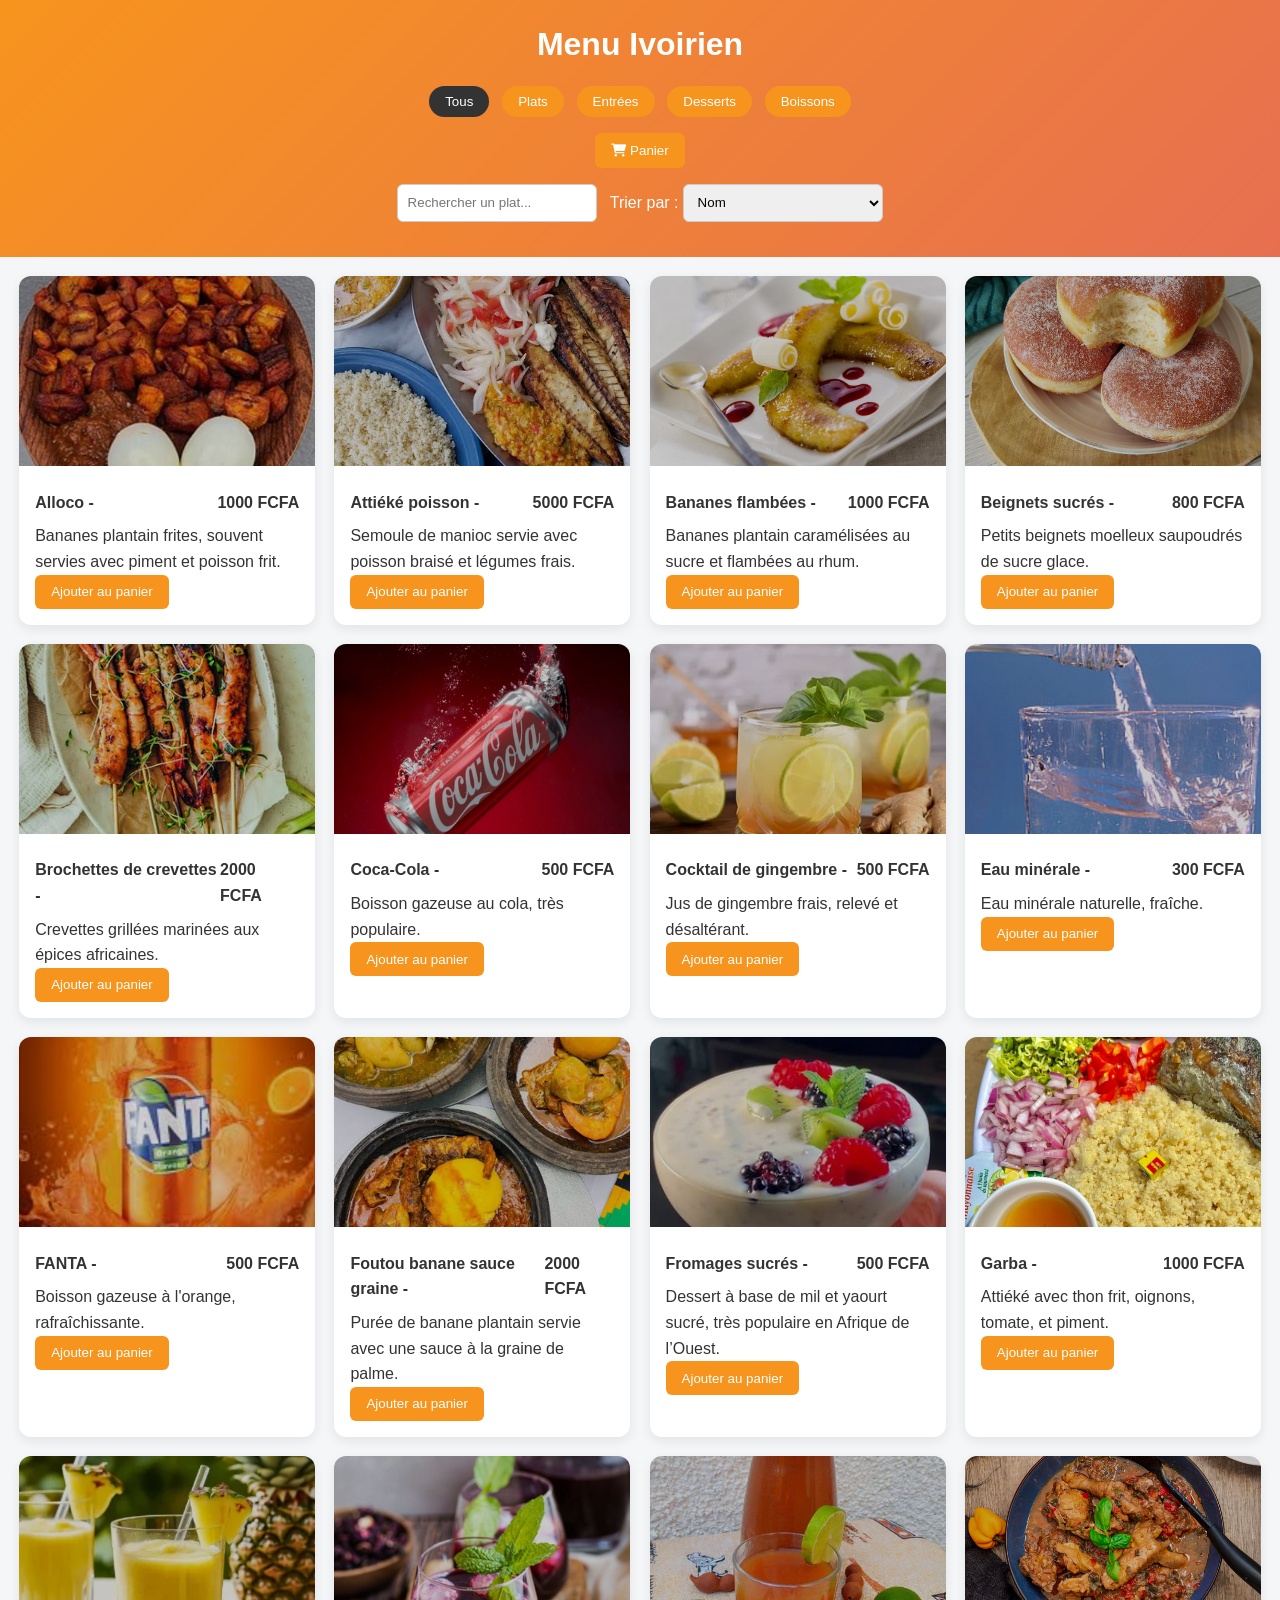
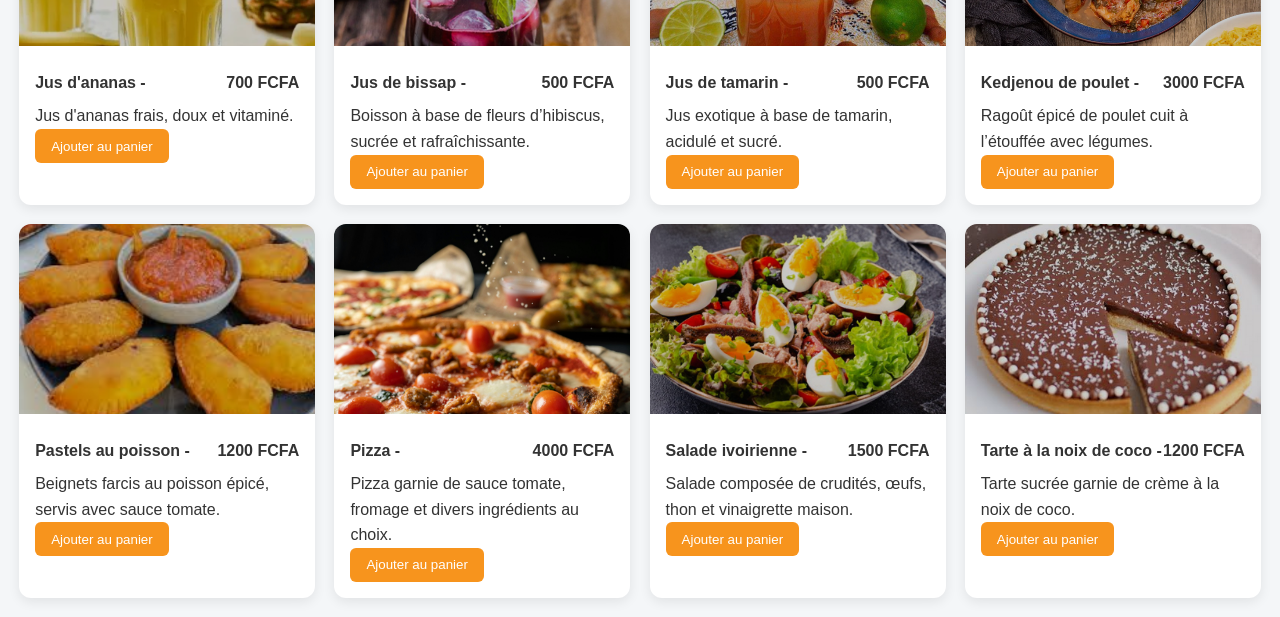
<file: E-menu/menu.html>
<!DOCTYPE html>
<html lang="fr">
<head>
  <meta charset="UTF-8">
  <meta name="viewport" content="width=device-width, initial-scale=1.0">
  <title>Menu Restaurant Ivoirien</title>
  <link rel="stylesheet" href="menu.css">
  <link rel="icon" type="jpeg" href="img/karim.jpeg">
  <link rel="stylesheet" href="https://cdnjs.cloudflare.com/ajax/libs/font-awesome/6.0.0-beta3/css/all.min.css">
</head>
<body>
  <header>
    <h1>Menu Ivoirien</h1>
    <div class="filter-container">
      <button class="filter-btn active" data-category="all">Tous</button>
      <button class="filter-btn" data-category="plat">Plats</button>
      <button class="filter-btn" data-category="entree">Entrées</button>
      <button class="filter-btn" data-category="dessert">Desserts</button>
      <button class="filter-btn" data-category="boisson">Boissons</button>
    </div>

    <!-- Un seul bouton panier -->
    <button id="cart-btn" class="cart-btn">
      <i class="fas fa-shopping-cart"></i> Panier
    </button>

    <div class="search-sort">
      <input type="text" id="searchInput" placeholder="Rechercher un plat...">
      <div class="sort-container">
        <label for="sortSelect">Trier par :</label>
        <select id="sortSelect">
          <option value="name">Nom</option>
          <option value="price">Prix</option>
        </select>
      </div>
    </div>
  </header>

  <main>
    <section class="menu-section" id="menu"></section>
  </main>
  <!-- Section pour afficher des messages d'information ou d'erreur -->
  <!-- Cette section peut être utilisée pour afficher des notifications à l'utilisateur, par exemple lors de l'ajout au panier ou d'une erreur de paiement -->
  <section id="info-message" class="info-message" style="display: none;"></section>
  <!-- Modal Panier -->
  <div id="cart-modal" class="cart-modal hidden">
    <div class="cart-header">
      <h3>Mon Panier</h3>
      <button id="close-cart" class="close-cart">&times;</button>
    </div>
    <div class="cart-content">
      <p id="empty-cart-message">Ajoutez des element à votre panier</p>
      <ul id="cart-items" class="cart-items"></ul>
      <div class="cart-total" id="cart-total">0 FCFA</div>    

      <!-- Paiement Wave -->
      <div id="payment-section">
        <label for="wavePhone">Numéro Wave (ex: +22507000000) :</label>
        <input type="text" id="wavePhone" placeholder="+22507000000" />
        <button id="payWaveBtn">Payer avec Wave</button>
        <p id="paymentMessage"></p>
      </div>

      <button id="checkout-btn" class="checkout-btn">Commander</button>
    </div>
  </div>
<!-- ...avant </body>... -->
<script>
  // Gestion du bouton Commander
  document.getElementById('checkout-btn').addEventListener('click', function() {
    const cartItems = document.getElementById('cart-items');
    const cartTotal = document.getElementById('cart-total');
    const emptyCartMsg = document.getElementById('empty-cart-message');
    const infoMsg = document.getElementById('info-message');

    if (cartItems.children.length === 0) {
      infoMsg.textContent = "Votre panier est vide.";
      infoMsg.style.display = "block";
      infoMsg.style.color = "red";
      return;
    }

    // Message de confirmation
    infoMsg.textContent = "Merci pour votre commande ! Elle a bien été prise en compte.";
    infoMsg.style.display = "block";
    infoMsg.style.color = "green";

    // Vide le panier visuellement
    cartItems.innerHTML = "";
    cartTotal.textContent = "0 FCFA";
    emptyCartMsg.style.display = "block";

    // Si tu utilises aussi un tableau JS pour le panier, vide-le ici :
    if (window.cart) window.cart = [];
  });
</script>
  <script src="menu.js" defer></script>
</body>
</html>
</file>
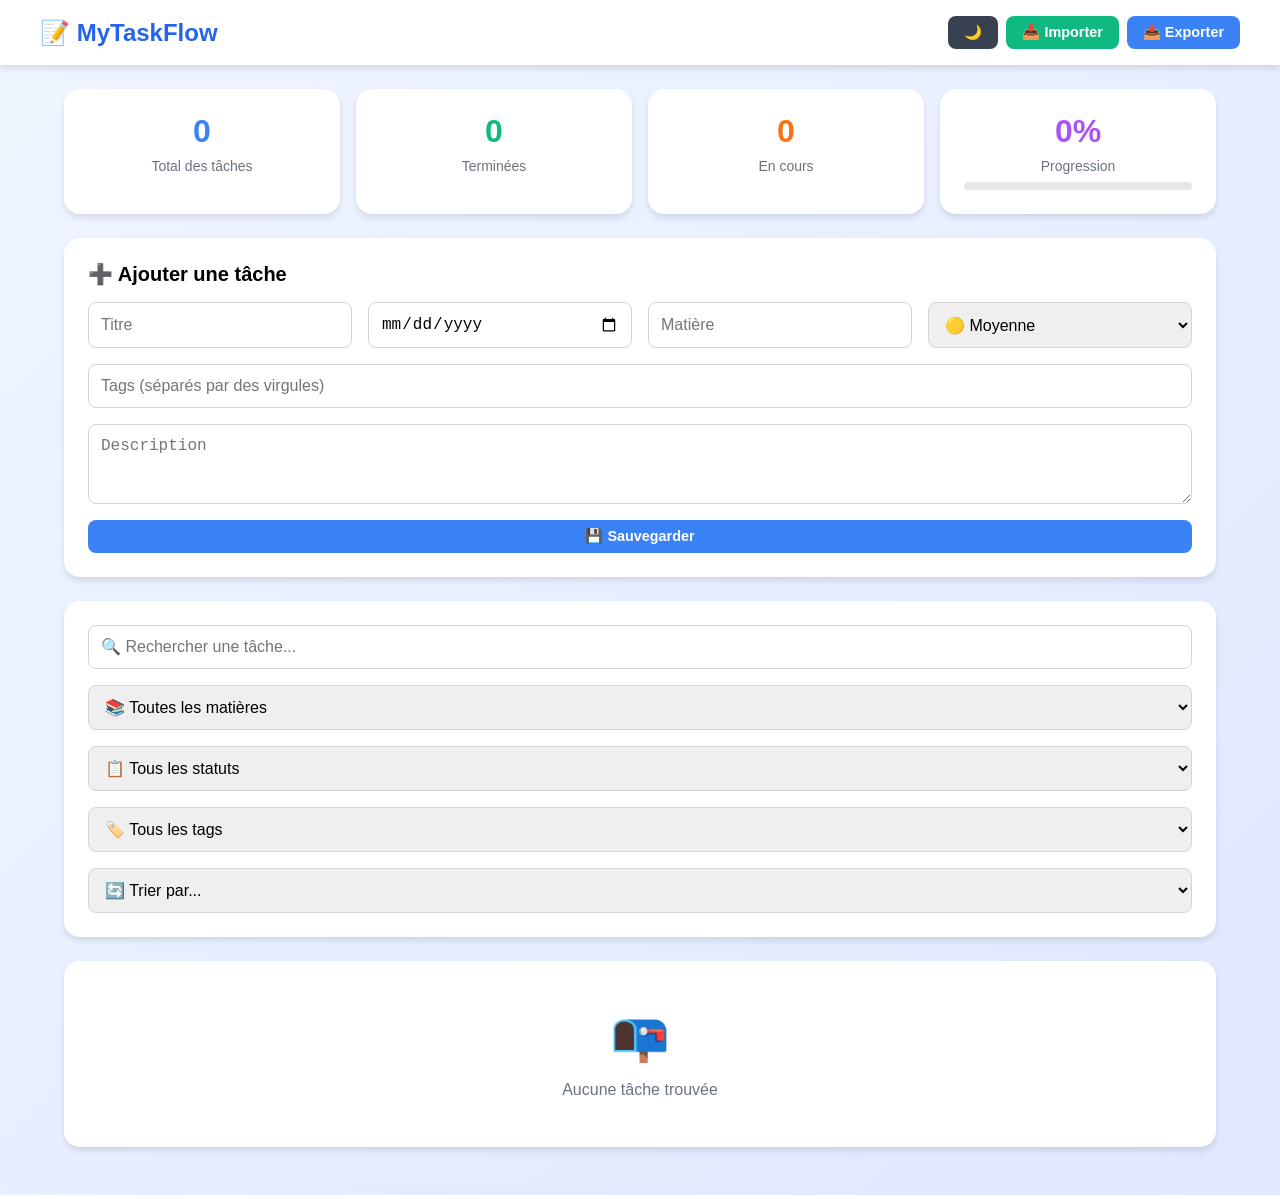
<file: MyTaskFlow/My_TaskFlow.html>
<!DOCTYPE html>
<html lang="fr">
<head>
  <meta charset="UTF-8" />
  <meta name="viewport" content="width=device-width, initial-scale=1.0" />
  <title>MyTaskFlow </title>
  <style>
    * {
      margin: 0;
      padding: 0;
      box-sizing: border-box;
    }

    body {
      font-family: -apple-system, BlinkMacSystemFont, 'Segoe UI', Roboto, Oxygen, Ubuntu, Cantarell, sans-serif;
      background: linear-gradient(to bottom right, #EFF6FF, #E0E7FF);
      min-height: 100vh;
      transition: all 0.3s ease;
    }

    body.dark {
      background: linear-gradient(to bottom right, #1e293b, #0f172a);
      color: #e2e8f0;
    }

    /* Navbar */
    nav {
      background: white;
      box-shadow: 0 4px 6px rgba(0,0,0,0.1);
      padding: 1rem;
      position: sticky;
      top: 0;
      z-index: 1000;
      transition: all 0.3s ease;
    }

    body.dark nav {
      background: #1e293b;
    }

    .nav-container {
      max-width: 1200px;
      margin: 0 auto;
      display: flex;
      justify-content: space-between;
      align-items: center;
      flex-wrap: wrap;
      gap: 1rem;
    }

    .nav-title {
      font-size: 1.5rem;
      font-weight: bold;
      color: #2563eb;
    }

    .nav-buttons {
      display: flex;
      gap: 0.5rem;
      flex-wrap: wrap;
    }

    /* Buttons */
    button, .btn {
      padding: 0.5rem 1rem;
      border: none;
      border-radius: 0.5rem;
      font-weight: 600;
      cursor: pointer;
      transition: all 0.2s;
      font-size: 0.9rem;
    }

    .btn-dark { 
        background: #374151; 
        color: white; 
    }
    .btn-dark:hover { 
        background: #1f2937; 
    }
    .btn-green { 
        background: #10b981; 
        color: white; 
    }
    .btn-green:hover { 
        background: #059669; 
    }
    .btn-blue { 
        background: #3b82f6; 
        color: white; 
    }
    .btn-blue:hover { 
        background: #2563eb; 
    }
    .btn-orange { 
        background: #f97316; 
        color: white; 
    }
    .btn-orange:hover { 
        background: #ea580c; 
    }
    .btn-yellow { 
        background: #eab308; 
        color: white; 
    }
    .btn-yellow:hover { 
        background: #ca8a04; 
    }
    .btn-red { 
        background: #ef4444; 
        color: white; 
    }
    .btn-red:hover { 
        background: #dc2626; 
    }

    /* Container */
    .container {
      max-width: 1200px;
      margin: 0 auto;
      padding: 1.5rem;
    }

    /* Cards */
    .card {
      background: white;
      border-radius: 1rem;
      padding: 1.5rem;
      box-shadow: 0 4px 6px rgba(0,0,0,0.1);
      margin-bottom: 1.5rem;
      transition: all 0.3s ease;
    }

    body.dark .card {
      background: #1e293b;
    }

    .card:hover {
      box-shadow: 0 10px 15px rgba(0,0,0,0.15);
    }

    /* Stats Grid */
    .stats-grid {
      display: grid;
      grid-template-columns: repeat(auto-fit, minmax(200px, 1fr));
      gap: 1rem;
      margin-bottom: 1.5rem;
    }

    .stat-card {
      background: white;
      padding: 1.5rem;
      border-radius: 1rem;
      box-shadow: 0 4px 6px rgba(0,0,0,0.1);
      text-align: center;
      animation: fadeIn 0.3s ease-in;
    }

    body.dark .stat-card {
      background: #1e293b;
    }

    .stat-number {
      font-size: 2rem;
      font-weight: bold;
      margin-bottom: 0.5rem;
    }

    .stat-label {
      font-size: 0.875rem;
      color: #6b7280;
    }

    body.dark .stat-label {
      color: #9ca3af;
    }

    .color-blue { 
        color: #3b82f6; 
    }
    .color-green { 
        color: #10b981; 
    }
    .color-orange { 
        color: #f97316; 
    }
    .color-purple { 
        color: #a855f7; 
    }

    /* Progress Bar */
    .progress-container {
      width: 100%;
      height: 0.5rem;
      background: #e5e7eb;
      border-radius: 1rem;
      margin-top: 0.5rem;
      overflow: hidden;
    }

    body.dark .progress-container {
      background: #374151;
    }

    .progress-bar {
      height: 100%;
      background: #a855f7;
      border-radius: 1rem;
      transition: width 0.5s ease;
    }

    /* Alert */
    .alert {
      display: none;
      background: #fef2f2;
      border-left: 4px solid #ef4444;
      padding: 1rem;
      border-radius: 0.5rem;
      margin-bottom: 1.5rem;
      animation: fadeIn 0.3s ease-in;
    }

    body.dark .alert {
      background: rgba(220, 38, 38, 0.2);
    }

    .alert.show {
      display: flex;
      align-items: center;
      gap: 0.75rem;
    }

    .alert-icon {
      font-size: 1.5rem;
    }

    .alert-title {
      font-weight: bold;
      color: #b91c1c;
      margin-bottom: 0.25rem;
    }

    body.dark .alert-title {
      color: #fca5a5;
    }

    .alert-message {
      font-size: 0.875rem;
      color: #dc2626;
    }

    body.dark .alert-message {
      color: #fca5a5;
    }

    /* Form */
    .form-grid {
      display: grid;
      grid-template-columns: repeat(auto-fit, minmax(250px, 1fr));
      gap: 1rem;
    }

    .form-full {
      grid-column: 1 / -1;
    }

    input, textarea, select {
      width: 100%;
      padding: 0.75rem;
      border: 1px solid #d1d5db;
      border-radius: 0.5rem;
      font-size: 1rem;
      transition: all 0.2s;
    }

    body.dark input,
    body.dark textarea,
    body.dark select {
      background: #0f172a;
      color: #e2e8f0;
      border-color: #334155;
    }

    input:focus, textarea:focus, select:focus {
      outline: none;
      border-color: #3b82f6;
      box-shadow: 0 0 0 3px rgba(59, 130, 246, 0.1);
    }

    textarea {
      resize: vertical;
      min-height: 80px;
    }

    /* Filters */
    .filters {
      display: flex;
      flex-wrap: wrap;
      gap: 1rem;
      align-items: center;
    }

    .filters input {
      flex: 1;
      min-width: 200px;
    }

    .filters select {
      min-width: 180px;
    }

    /* Task List */
    .task-list {
      display: flex;
      flex-direction: column;
      gap: 1rem;
    }

    .task-card {
      background: white;
      padding: 1.5rem;
      border-radius: 1rem;
      box-shadow: 0 4px 6px rgba(0,0,0,0.1);
      display: flex;
      flex-direction: column;
      gap: 1rem;
      transition: all 0.2s;
      animation: fadeIn 0.3s ease-in;
    }

    body.dark .task-card {
      background: #1e293b;
    }

    .task-card:hover {
      box-shadow: 0 10px 15px rgba(0,0,0,0.15);
    }

    .task-card.urgent {
      border-left: 4px solid #ef4444;
      animation: pulse 2s cubic-bezier(0.4, 0, 0.6, 1) infinite;
    }

    .task-card.done {
      opacity: 0.5;
    }

    .task-header {
      font-size: 1.125rem;
      font-weight: bold;
      margin-bottom: 0.5rem;
    }

    .task-header.done {
      text-decoration: line-through;
    }

    .task-badges {
      display: flex;
      flex-wrap: wrap;
      gap: 0.5rem;
      margin: 0.5rem 0;
    }

    .badge {
      padding: 0.25rem 0.75rem;
      border-radius: 9999px;
      font-size: 0.75rem;
      font-weight: 600;
    }

    .badge-high { 
        background: #fee2e2; 
        color: #991b1b; 
    }
    .badge-medium { 
        background: #fef3c7; 
        color: #92400e; 
    }
    .badge-low { 
        background: #dcfce7; 
        color: #166534; 
    }
    .badge-subject { 
        background: #dbeafe; 
        color: #1e40af; 
    }
    .badge-tag { 
        background: #f3e8ff; 
        color: #6b21a8; 
    }

    body.dark .badge-high { 
        background: rgba(220, 38, 38, 0.3); 
        color: #fca5a5; 
    }
    body.dark .badge-medium { 
        background: rgba(234, 179, 8, 0.3); 
        color: #fde047; 
    }
    body.dark .badge-low { 
        background: rgba(34, 197, 94, 0.3); 
        color: #86efac; 
    }
    body.dark .badge-subject { 
        background: rgba(59, 130, 246, 0.3); 
        color: #93c5fd; 
    }
    body.dark .badge-tag { 
        background: rgba(168, 85, 247, 0.3); 
        color: #c084fc; 
    }

    .task-meta {
      font-size: 0.875rem;
      color: #6b7280;
      margin: 0.5rem 0;
    }

    body.dark .task-meta {
      color: #9ca3af;
    }

    .task-time {
      font-weight: 600;
    }

    .task-time.urgent { 
        color: #f97316; 
    }
    .task-time.overdue { 
        color: #ef4444; 
    }
    .task-time.normal { 
        color: #3b82f6; 
    }

    .task-description {
      font-size: 0.875rem;
      color: #374151;
      margin-top: 0.5rem;
    }

    body.dark .task-description {
      color: #cbd5e1;
    }

    .task-actions {
      display: flex;
      flex-wrap: wrap;
      gap: 0.5rem;
      margin-top: 1rem;
    }

    .empty-state {
      text-align: center;
      padding: 3rem 1rem;
      color: #6b7280;
    }

    body.dark .empty-state {
      color: #9ca3af;
    }

    .empty-icon {
      font-size: 3rem;
      margin-bottom: 1rem;
    }

    /* Animations */
    @keyframes fadeIn {
      from {
        opacity: 0;
        transform: translateY(-10px);
      }
      to {
        opacity: 1;
        transform: translateY(0);
      }
    }

    @keyframes pulse {
      0%, 100% { opacity: 1; }
      50% { opacity: 0.7; }
    }

    /* Responsive */
    @media (min-width: 768px) {
      .task-card {
        flex-direction: row;
        justify-content: space-between;
        align-items: flex-start;
      }

      .task-content {
        flex: 1;
      }

      .task-actions {
        margin-top: 0;
        margin-left: 1rem;
      }
    }

    .hidden {
      display: none !important;
    }

    input[type="file"] {
      display: none;
    }

    .section-title {
      font-size: 1.25rem;
      font-weight: 600;
      margin-bottom: 1rem;
    }
  </style>
</head>
<body>

  <!-- Navbar -->
  <nav>
    <div class="nav-container">
      <h1 class="nav-title">📝 MyTaskFlow </h1>
      <div class="nav-buttons">
        <button onclick="toggleDarkMode()" class="btn btn-dark">
          <span id="themeIcon">🌙</span>
        </button>
        <label class="btn btn-green">
          📥 Importer
          <input type="file" id="importFile" accept=".json" />
        </label>
        <button onclick="exportTasks()" class="btn btn-blue">
          📤 Exporter
        </button>
      </div>
    </div>
  </nav>

  <!-- Main container -->
  <div class="container">

    <!-- Statistiques -->
    <div class="stats-grid">
      <div class="stat-card">
        <div class="stat-number color-blue" id="totalTasks">0</div>
        <div class="stat-label">Total des tâches</div>
      </div>
      <div class="stat-card">
        <div class="stat-number color-green" id="doneTasks">0</div>
        <div class="stat-label">Terminées</div>
      </div>
      <div class="stat-card">
        <div class="stat-number color-orange" id="pendingTasks">0</div>
        <div class="stat-label">En cours</div>
      </div>
      <div class="stat-card">
        <div class="stat-number color-purple" id="progressPercent">0%</div>
        <div class="stat-label">Progression</div>
        <div class="progress-container">
          <div id="progressBar" class="progress-bar" style="width: 0%"></div>
        </div>
      </div>
    </div>

    <!-- Alerte tâches urgentes -->
    <div id="urgentAlert" class="alert">
      <div class="alert-icon">⚠️</div>
      <div>
        <div class="alert-title">Attention !</div>
        <div class="alert-message" id="urgentMessage"></div>
      </div>
    </div>

    <!-- Formulaire d'ajout / modification -->
    <div class="card">
      <h2 class="section-title" id="formTitle">➕ Ajouter une tâche</h2>
      <form id="taskForm" class="form-grid">
        <input type="text" id="title" placeholder="Titre" required />
        <input type="date" id="date" required />
        <input type="text" id="subject" placeholder="Matière" required />
        <select id="priority">
          <option value="Faible">🟢 Faible</option>
          <option value="Moyenne" selected>🟡 Moyenne</option>
          <option value="Haute">🔴 Haute</option>
        </select>
        <input type="text" id="tags" placeholder="Tags (séparés par des virgules)" class="form-full" />
        <textarea id="description" placeholder="Description" class="form-full" rows="3"></textarea>
        <button type="submit" class="btn btn-blue form-full">💾 Sauvegarder</button>
      </form>
    </div>

    <!-- Barre de recherche et filtres -->
    <div class="card">
      <div class="filters">
        <input type="text" id="searchBar" placeholder="🔍 Rechercher une tâche..." />
        <select id="filterSubject">
          <option value="">📚 Toutes les matières</option>
        </select>
        <select id="filterStatus">
          <option value="">📋 Tous les statuts</option>
          <option value="done">✅ Terminées</option>
          <option value="notdone">⏳ Non terminées</option>
        </select>
        <select id="filterTag">
          <option value="">🏷️ Tous les tags</option>
        </select>
        <select id="sortBy">
          <option value="">🔄 Trier par...</option>
          <option value="date">📅 Date</option>
          <option value="priority">⚡ Priorité</option>
          <option value="subject">📚 Matière</option>
        </select>
      </div>
    </div>

    <!-- Liste des tâches -->
    <div class="task-list" id="taskList"></div>

  </div>

  <script>
    const taskForm = document.getElementById("taskForm");
    const taskList = document.getElementById("taskList");
    const filterSubject = document.getElementById("filterSubject");
    const filterStatus = document.getElementById("filterStatus");
    const filterTag = document.getElementById("filterTag");
    const sortBy = document.getElementById("sortBy");
    const searchBar = document.getElementById("searchBar");
    const formTitle = document.getElementById("formTitle");
    const importFile = document.getElementById("importFile");
    const urgentAlert = document.getElementById("urgentAlert");
    const urgentMessage = document.getElementById("urgentMessage");

    let tasks = JSON.parse(localStorage.getItem("tasks")) || [];
    let editIndex = null;
    let darkMode = localStorage.getItem("darkMode") === "true";

    if (darkMode) {
      document.body.classList.add("dark");
      document.getElementById("themeIcon").textContent = "☀️";
    }

    function toggleDarkMode() {
      darkMode = !darkMode;
      document.body.classList.toggle("dark");
      document.getElementById("themeIcon").textContent = darkMode ? "☀️" : "🌙";
      localStorage.setItem("darkMode", darkMode);
    }

    function saveTasks() {
      localStorage.setItem("tasks", JSON.stringify(tasks));
      updateStats();
      checkUrgentTasks();
    }

    function checkUrgentTasks() {
      const now = new Date();
      const urgent = tasks.filter(t => {
        if (t.done) return false;
        const taskDate = new Date(t.date);
        const diff = taskDate - now;
        const hours = diff / (1000 * 60 * 60);
        return hours <= 24 && hours > 0;
      });

      if (urgent.length > 0) {
        urgentAlert.classList.add("show");
        urgentMessage.textContent = `Vous avez ${urgent.length} tâche(s) à terminer dans les 24 heures !`;
      } else {
        urgentAlert.classList.remove("show");
      }
    }

    function updateStats() {
      const total = tasks.length;
      const done = tasks.filter(t => t.done).length;
      const pending = total - done;
      const progress = total > 0 ? Math.round((done / total) * 100) : 0;

      document.getElementById("totalTasks").textContent = total;
      document.getElementById("doneTasks").textContent = done;
      document.getElementById("pendingTasks").textContent = pending;
      document.getElementById("progressPercent").textContent = progress + "%";
      document.getElementById("progressBar").style.width = progress + "%";
    }

    function getTimeRemaining(date) {
      const now = new Date();
      const target = new Date(date);
      const diff = target - now;
      if (diff <= 0) return { text: "⏱️ Échéance dépassée", isOverdue: true };

      const days = Math.floor(diff / (1000 * 60 * 60 * 24));
      const hours = Math.floor((diff / (1000 * 60 * 60)) % 24);
      const isUrgent = diff <= 24 * 60 * 60 * 1000;
      return {
        text: `⏳ ${days}j ${hours}h restants`,
        isOverdue: false,
        isUrgent: isUrgent
      };
    }

    function updateFilterSubjects() {
      const uniqueSubjects = [...new Set(tasks.map(t => t.subject))];
      const currentValue = filterSubject.value;
      filterSubject.innerHTML = `<option value="">📚 Toutes les matières</option>` +
        uniqueSubjects.map(s => `<option value="${s}">${s}</option>`).join("");
      filterSubject.value = currentValue;
    }

    function updateFilterTags() {
      const allTags = new Set();
      tasks.forEach(t => {
        if (t.tags && Array.isArray(t.tags)) {
          t.tags.forEach(tag => allTags.add(tag));
        }
      });
      const currentValue = filterTag.value;
      filterTag.innerHTML = `<option value="">🏷️ Tous les tags</option>` +
        [...allTags].map(t => `<option value="${t}">${t}</option>`).join("");
      filterTag.value = currentValue;
    }

    function renderTasks() {
      taskList.innerHTML = "";

      const selectedSubject = filterSubject.value;
      const selectedStatus = filterStatus.value;
      const selectedTag = filterTag.value;
      const searchTerm = searchBar.value.toLowerCase();
      const sortOption = sortBy.value;

      let filtered = tasks.filter((task, index) => {
        task.originalIndex = index;
        const matchSubject = selectedSubject === "" || task.subject === selectedSubject;
        const matchStatus =
          selectedStatus === "" ||
          (selectedStatus === "done" && task.done) ||
          (selectedStatus === "notdone" && !task.done);
        const matchTag = selectedTag === "" || (task.tags && task.tags.includes(selectedTag));
        const matchSearch = task.title.toLowerCase().includes(searchTerm) ||
                           task.description.toLowerCase().includes(searchTerm) ||
                           task.subject.toLowerCase().includes(searchTerm);
        return matchSubject && matchStatus && matchTag && matchSearch;
      });

      if (sortOption === "date") {
        filtered.sort((a, b) => new Date(a.date) - new Date(b.date));
      } else if (sortOption === "priority") {
        const priorityOrder = { "Haute": 1, "Moyenne": 2, "Faible": 3 };
        filtered.sort((a, b) => priorityOrder[a.priority] - priorityOrder[b.priority]);
      } else if (sortOption === "subject") {
        filtered.sort((a, b) => a.subject.localeCompare(b.subject));
      }

      updateFilterSubjects();
      updateFilterTags();

      if (filtered.length === 0) {
        taskList.innerHTML = `
          <div class="card empty-state">
            <div class="empty-icon">📭</div>
            <p>Aucune tâche trouvée</p>
          </div>
        `;
        return;
      }

      filtered.forEach((task) => {
        const priorityBadge = {
          "Haute": { class: "badge-high", icon: "🔴" },
          "Moyenne": { class: "badge-medium", icon: "🟡" },
          "Faible": { class: "badge-low", icon: "🟢" }
        };

        const timeInfo = getTimeRemaining(task.date);
        const urgentClass = timeInfo.isUrgent && !task.done ? "urgent" : "";
        const doneClass = task.done ? "done" : "";
        const timeClass = timeInfo.isOverdue ? "overdue" : timeInfo.isUrgent ? "urgent" : "normal";

        const tagsHtml = task.tags && task.tags.length > 0
          ? task.tags.map(tag => `<span class="badge badge-tag">🏷️ ${tag}</span>`).join(" ")
          : "";

        const taskEl = document.createElement("div");
        taskEl.className = `task-card ${urgentClass} ${doneClass}`;
       
        const priority = priorityBadge[task.priority];
       
        taskEl.innerHTML = `
          <div class="task-content">
            <h3 class="task-header ${task.done ? 'done' : ''}">${task.title}</h3>
            <div class="task-badges">
              <span class="badge ${priority.class}">${priority.icon} ${task.priority}</span>
              <span class="badge badge-subject">📚 ${task.subject}</span>
              ${tagsHtml}
            </div>
            <div class="task-meta">
              📅 ${task.date} · <span class="task-time ${timeClass}">${timeInfo.text}</span>
            </div>
            <div class="task-description">${task.description}</div>
          </div>
          <div class="task-actions">
            <button class="btn btn-toggle-done ${task.done ? 'btn-orange' : 'btn-green'}">
            ${task.done ? "↩️ Annuler" : "✅ Terminer"}
            </button>
            <button class="btn btn-edit btn-yellow">✏️ Modifier</button>
            <button class="btn btn-delete btn-red">🗑️ Supprimer</button>
          </div>
        `;
        taskList.appendChild(taskEl);

        // Attacher listeners en utilisant l'index original (numérique)
        const idx = task.originalIndex;
        taskEl.querySelector('.btn-toggle-done').addEventListener('click', () => { toggleDone(idx); });
        taskEl.querySelector('.btn-edit').addEventListener('click', () => { editTask(idx); });
        taskEl.querySelector('.btn-delete').addEventListener('click', () => {
          if (confirm("❌ Voulez-vous vraiment supprimer cette tâche ?")) {
            deleteTask(idx);
          }
        });
      });
    }

    function deleteTask(index) {
      if (confirm("❌ Voulez-vous vraiment supprimer cette tâche ?")) {
        tasks.splice(index, 1);
        saveTasks();
        renderTasks();
      }
    }

    function toggleDone(index) {
      tasks[index].done = !tasks[index].done;
      saveTasks();
      renderTasks();
    }

    function editTask(index) {
      const task = tasks[index];
      document.getElementById("title").value = task.title;
      document.getElementById("date").value = task.date;
      document.getElementById("subject").value = task.subject;
      document.getElementById("description").value = task.description;
      document.getElementById("priority").value = task.priority;
      document.getElementById("tags").value = task.tags ? task.tags.join(", ") : "";
      formTitle.textContent = "✏️ Modifier la tâche";
      editIndex = index;
      window.scrollTo({ top: 0, behavior: 'smooth' });
    }

    function exportTasks() {
      if (tasks.length === 0) {
        alert("⚠️ Aucune tâche à exporter !");
        return;
      }
      const blob = new Blob([JSON.stringify(tasks, null, 2)], { type: "application/json" });
      const link = document.createElement("a");
      link.href = URL.createObjectURL(blob);
      link.download = `mes_taches_${new Date().toISOString().split('T')[0]}.json`;
      link.click();
      alert("✅ Tâches exportées avec succès !");
    }

    importFile.addEventListener("change", (e) => {
      const file = e.target.files[0];
      if (!file) return;

      const reader = new FileReader();
      reader.onload = (event) => {
        try {
          const importedTasks = JSON.parse(event.target.result);
          if (Array.isArray(importedTasks)) {
            if (confirm(`📥 Voulez-vous importer ${importedTasks.length} tâche(s) ? Cela écrasera vos tâches actuelles.`)) {
              tasks = importedTasks;
              saveTasks();
              renderTasks();
              alert("✅ Import réussi !");
            }
          } else {
            alert("❌ Format de fichier invalide !");
          }
        } catch (error) {
          alert("❌ Erreur lors de l'import : " + error.message);
        }
      };
      reader.readAsText(file);
      e.target.value = "";
    });

    taskForm.addEventListener("submit", (e) => {
      e.preventDefault();

      const tagsInput = document.getElementById("tags").value;
      const tagsArray = tagsInput ? tagsInput.split(",").map(t => t.trim()).filter(t => t) : [];

      const newTask = {
        title: document.getElementById("title").value,
        date: document.getElementById("date").value,
        subject: document.getElementById("subject").value,
        description: document.getElementById("description").value,
        priority: document.getElementById("priority").value,
        tags: tagsArray,
        done: false
      };

      if (editIndex !== null) {
        tasks[editIndex] = { ...tasks[editIndex], ...newTask };
        editIndex = null;
        formTitle.textContent = "➕ Ajouter une tâche";
      } else {
        tasks.push(newTask);
      }

      saveTasks();
      renderTasks();
      taskForm.reset();
    });

    filterSubject.addEventListener("change", renderTasks);
    filterStatus.addEventListener("change", renderTasks);
    filterTag.addEventListener("change", renderTasks);
    sortBy.addEventListener("change", renderTasks);
    searchBar.addEventListener("input", renderTasks);

    updateStats();
    checkUrgentTasks();
    renderTasks();
  </script>

</body>
</html>
</file>
<file: Dark.css>
/* --- VARIABLES --- */
:root {
    --bg: #0b0b12;
    --card: #0f0f14;
    --muted: #aeb0c0;
    --accent1: #ff4fc0;
    --accent2: #7f5fff;
    --glass: rgba(255, 255, 255, 0.03);
    --radius: 18px;
}

/* --- RESET & BASE --- */
* {
    box-sizing: border-box;
    font-family: 'Poppins', sans-serif;
    margin: 0;
    padding: 0;
}

html {
    scroll-behavior: smooth;
}

body {
    background: radial-gradient(1200px 400px at 10% 10%, rgba(127, 95, 255, 0.08), transparent),
                radial-gradient(900px 300px at 90% 90%, rgba(255, 79, 192, 0.06), transparent),
                var(--bg);
    color: #fff;
    line-height: 1.6;
    padding-bottom: 60px;
    /* Empêche le défilement horizontal indésirable sur mobile */
    overflow-x: hidden;
}

/* Empêche toutes les images de déborder de leur conteneur, quel que soit l'écran */
img {
    max-width: 100%;
    height: auto;
}

/* --- HEADER --- */
header {
    position: sticky;
    top: 0;
    z-index: 1000;
    background: rgba(11, 11, 18, 0.85);
    backdrop-filter: blur(15px);
    padding: 15px 5%;
    display: flex;
    align-items: center;
    justify-content: space-between;
    border-bottom: 1px solid rgba(255, 255, 255, 0.05);
    /* Permet au header de s'adapter si le contenu est trop large sur petit écran */
    flex-wrap: wrap;
    gap: 10px;
}

.brand {
    display: flex;
    align-items: center;
    gap: 15px;
    text-decoration: none;
    color: inherit;
}

.logo-img {
    width: 45px;
    height: 45px;
    border-radius: 50%;
    border: 2px solid var(--accent2);
    object-fit: cover;
    /* Empêche le logo de rétrécir si l'espace manque */
    flex-shrink: 0;
}

/* --- NAVIGATION --- */
nav ul {
    display: flex;
    gap: 30px;
    list-style: none;
}

nav a {
    color: var(--muted);
    text-decoration: none;
    font-weight: 500;
    transition: color 0.3s ease;
}

nav a:hover {
    color: var(--accent1);
}

.menu-btn {
    display: none;
    background: transparent;
    border: none;
    cursor: pointer;
    /* Zone de clic assez grande pour le doigt sur mobile */
    padding: 8px;
}

/* --- HERO SECTION --- */
.container {
    max-width: 1100px;
    margin: 40px auto;
    padding: 0 20px;
    /* Empêche le container de déborder sur très petits écrans */
    width: 100%;
}

.hero {
    display: grid;
    grid-template-columns: 1fr 1.5fr;
    gap: 50px;
    align-items: center;
    padding: 50px;
    background: var(--glass);
    border-radius: var(--radius);
    border: 1px solid rgba(255, 255, 255, 0.05);
}

.profile-wrap {
    padding: 8px;
    background: linear-gradient(135deg, var(--accent1), var(--accent2));
    border-radius: 25px;
    box-shadow: 0 20px 50px rgba(0, 0, 0, 0.5);
    /* Limite la largeur max de la photo pour qu'elle ne soit pas énorme sur tablette */
    max-width: 320px;
    /* Empêche le cadre de dépasser la largeur de l'écran, quel que soit le contenu */
    width: 100%;
    margin: 0 auto;
    /* Coupe tout débordement interne, sécurité supplémentaire */
    overflow: hidden;
    box-sizing: border-box;
}

.profile {
    width: 100%;
    /* Limite la hauteur de la photo pour éviter qu'un portrait ne devienne géant */
    max-height: 320px;
    /* Recadre la photo pour remplir le cadre sans la déformer */
    object-fit: cover;
    aspect-ratio: 1 / 1;
    border-radius: 20px;
    display: block;
}

.hero-content h2 {
    font-size: 3.5rem;
    margin-bottom: 15px;
    background: linear-gradient(to right, #fff, var(--muted));
    -webkit-background-clip: text;
    background-clip: text;
    -webkit-text-fill-color: transparent;
    /* Empêche le texte de déborder même avec un long nom */
    word-wrap: break-word;
}

/* --- BUTTONS --- */
.btn-group {
    display: flex;
    gap: 15px;
    margin-top: 30px;
    /* Permet aux boutons de passer à la ligne si l'espace manque */
    flex-wrap: wrap;
}

.btn {
    padding: 12px 30px;
    border-radius: 50px;
    text-decoration: none;
    font-weight: 700;
    display: inline-flex;
    align-items: center;
    transition: all 0.3s ease;
    /* Empêche le texte du bouton de casser bizarrement */
    white-space: nowrap;
}

.btn-primary {
    background: linear-gradient(90deg, var(--accent1), var(--accent2));
    color: #fff;
}

.btn-secondary {
    border: 1px solid rgba(255, 255, 255, 0.2);
    color: #fff;
}

.btn:hover {
    transform: translateY(-3px);
    box-shadow: 0 10px 20px rgba(127, 95, 255, 0.3);
}

/* --- SOCIAL LINKS --- */
.social-links {
    display: flex;
    gap: 15px;
    margin-top: 25px;
    flex-wrap: wrap;
}

.social-icon {
    width: 45px;
    height: 45px;
    background: rgba(255, 255, 255, 0.05);
    border-radius: 50%;
    display: flex;
    align-items: center;
    justify-content: center;
    transition: 0.3s;
    border: 1px solid rgba(255, 255, 255, 0.1);
    /* Empêche les icônes de rétrécir dans une rangée flex */
    flex-shrink: 0;
}

.social-icon:hover {
    background: var(--accent2);
    transform: scale(1.1);
}

.social-icon svg {
    width: 20px;
    height: 20px;
    fill: white;
}

/* --- CARDS & GRID --- */
.card {
    background: rgba(255, 255, 255, 0.02);
    border: 1px solid rgba(255, 255, 255, 0.05);
    border-radius: 20px;
    padding: 30px;
    transition: 0.3s;
}

.card:hover {
    border-color: var(--accent2);
    background: rgba(255, 255, 255, 0.04);
}

.reveal {
    opacity: 0;
    transform: translateY(30px);
    transition: 1s all ease;
}

.reveal.active {
    opacity: 1;
    transform: translateY(0);
}

/* ============================================
   RESPONSIVE - TABLETTES (1024px et moins)
   ============================================ */
@media (max-width: 1024px) {
    .hero {
        gap: 30px;
        padding: 40px;
    }

    .hero-content h2 {
        font-size: 2.8rem;
    }

    .container {
        padding: 0 15px;
    }
}

/* ============================================
   RESPONSIVE - MOBILE/TABLETTE (900px et moins)
   ============================================ */
@media (max-width: 900px) {
    .hero {
        grid-template-columns: 1fr;
        text-align: center;
        padding: 30px;
    }

    .btn-group, .social-links {
        justify-content: center;
    }

    /* Cache le menu horizontal classique */
    nav ul {
        display: none;
        /* Quand JS ajoute display:flex, ces règles s'appliquent */
        position: absolute;
        top: 100%;
        left: 0;
        right: 0;
        flex-direction: column;
        background: rgba(11, 11, 18, 0.98);
        backdrop-filter: blur(15px);
        padding: 20px;
        gap: 20px;
        text-align: center;
        border-bottom: 1px solid rgba(255, 255, 255, 0.05);
        box-shadow: 0 10px 30px rgba(0, 0, 0, 0.5);
    }

    nav ul li {
        width: 100%;
    }

    nav ul a {
        display: block;
        padding: 10px;
        font-size: 1.1rem;
    }

    /* Affiche le bouton hamburger */
    .menu-btn {
        display: block;
    }
}

/* ============================================
   RESPONSIVE - TÉLÉPHONES (768px et moins)
   ============================================ */
@media (max-width: 768px) {
    header {
        padding: 12px 5%;
    }

    .brand h1 {
        font-size: 16px !important;
    }

    .brand p {
        font-size: 11px !important;
    }

    .logo-img {
        width: 38px;
        height: 38px;
    }

    .hero-content h2 {
        font-size: 2.2rem;
    }

    .hero-content h3 {
        font-size: 12px !important;
    }

    .lead {
        font-size: 0.95rem;
    }

    .profile-wrap {
        max-width: 220px;
    }

    .btn {
        padding: 10px 22px;
        font-size: 0.9rem;
    }

    .container {
        margin: 20px auto;
        padding: 0 12px;
    }

    .hero {
        padding: 25px 20px;
    }
}

/* ============================================
   RESPONSIVE - PETITS TÉLÉPHONES (480px et moins)
   ============================================ */
@media (max-width: 480px) {
    .hero-content h2 {
        font-size: 1.7rem;
    }

    .btn-group {
        flex-direction: column;
        width: 100%;
    }

    .btn {
        width: 100%;
        justify-content: center;
        text-align: center;
    }

    .social-icon {
        width: 40px;
        height: 40px;
    }

    .card {
        padding: 20px;
    }
}
</file>
<file: E-menu/menu.css>
/* =======================
   RESET & BASE
======================= */
* {
  box-sizing: border-box;
  margin: 0;
  padding: 0;
}

body {
  font-family: "Segoe UI", Arial, sans-serif;
  background-color: #f4f6f8;
  color: #333;
  line-height: 1.6;
}

/* =======================
   HEADER
======================= */
header {
  background: linear-gradient(135deg, #f7941d, #e76f51);
  padding: 1.2rem;
  text-align: center;
  color: #fff;
}

/* =======================
   FILTERS & SEARCH
======================= */
.filter-container,
.search-sort {
  display: flex;
  justify-content: center;
  flex-wrap: wrap;
  gap: 0.8rem;
  margin: 1rem;
}

.filter-btn {
  background-color: #f7941d;
  color: #fff;
  border: none;
  padding: 0.5rem 1rem;
  border-radius: 20px;
  cursor: pointer;
  transition: all 0.3s ease;
}

.filter-btn:hover {
  background-color: #e58300;
}

.filter-btn.active {
  background-color: #333;
}

input#searchInput,
.sort-container select {
  padding: 0.6rem;
  border-radius: 6px;
  border: 1px solid #ccc;
  min-width: 200px;
}

/* =======================
   MENU GRID
======================= */
.menu-section {
  display: grid;
  grid-template-columns: repeat(auto-fit, minmax(260px, 1fr));
  gap: 1.2rem;
  padding: 1.2rem;
}

.menu-item {
  background: #fff;
  border-radius: 12px;
  overflow: hidden;
  box-shadow: 0 4px 12px rgba(0, 0, 0, 0.08);
  transition: transform 0.3s ease, box-shadow 0.3s ease;
}

.menu-item:hover {
  transform: translateY(-5px);
  box-shadow: 0 8px 20px rgba(0, 0, 0, 0.15);
}

.menu-item img {
  width: 100%;
  height: 190px;
  object-fit: cover;
}

.menu-info {
  padding: 1rem;
}

.menu-info h4 {
  display: flex;
  justify-content: space-between;
  align-items: center;
  margin-bottom: 0.5rem;
}

/* =======================
   BUTTONS
======================= */
button {
  background-color: #f7941d;
  color: #fff;
  border: none;
  border-radius: 6px;
  padding: 0.6rem 1rem;
  cursor: pointer;
  transition: background-color 0.3s ease, transform 0.2s ease;
}

button:hover {
  background-color: #e58300;
  transform: scale(1.05);
}

/* =======================
   CART MODAL
======================= */
.cart-modal {
  position: fixed;
  top: 50%;
  left: 50%;
  transform: translate(-50%, -50%);
  background: #fff;
  width: 90%;
  max-width: 400px;
  border-radius: 12px;
  box-shadow: 0 8px 25px rgba(0, 0, 0, 0.3);
  padding: 20px;
  z-index: 1000;
}

.cart-modal.hidden {
  display: none;
}

.cart-header {
  display: flex;
  justify-content: space-between;
  align-items: center;
  margin-bottom: 1rem;
}

.cart-header h3 {
  color: #e76f51;
}

.close-cart {
  background: none;
  border: none;
  font-size: 22px;
  cursor: pointer;
  color: #e76f51;
}

.cart-items {
  list-style: none;
  margin-bottom: 1rem;
}

.cart-item {
  display: flex;
  justify-content: space-between;
  margin-bottom: 0.6rem;
}

.cart-total {
  font-weight: bold;
  font-size: 1.2rem;
  text-align: right;
  color: #2a9d8f;
}

/* =======================
   PAYMENT
======================= */
#payment-section {
  margin-top: 1rem;
}

.checkout-btn {
  background-color: #2a9d8f;
  color: #fff;
  padding: 0.7rem;
  border: none;
  width: 100%;
  border-radius: 8px;
  font-size: 1rem;
}

.checkout-btn:hover {
  background-color: #21867a;
}

/* =======================
   RESPONSIVE
======================= */
@media (max-width: 600px) {
  .menu-item img {
    height: 160px;
  }

  input#searchInput {
    width: 100%;
  }
}
</file>
